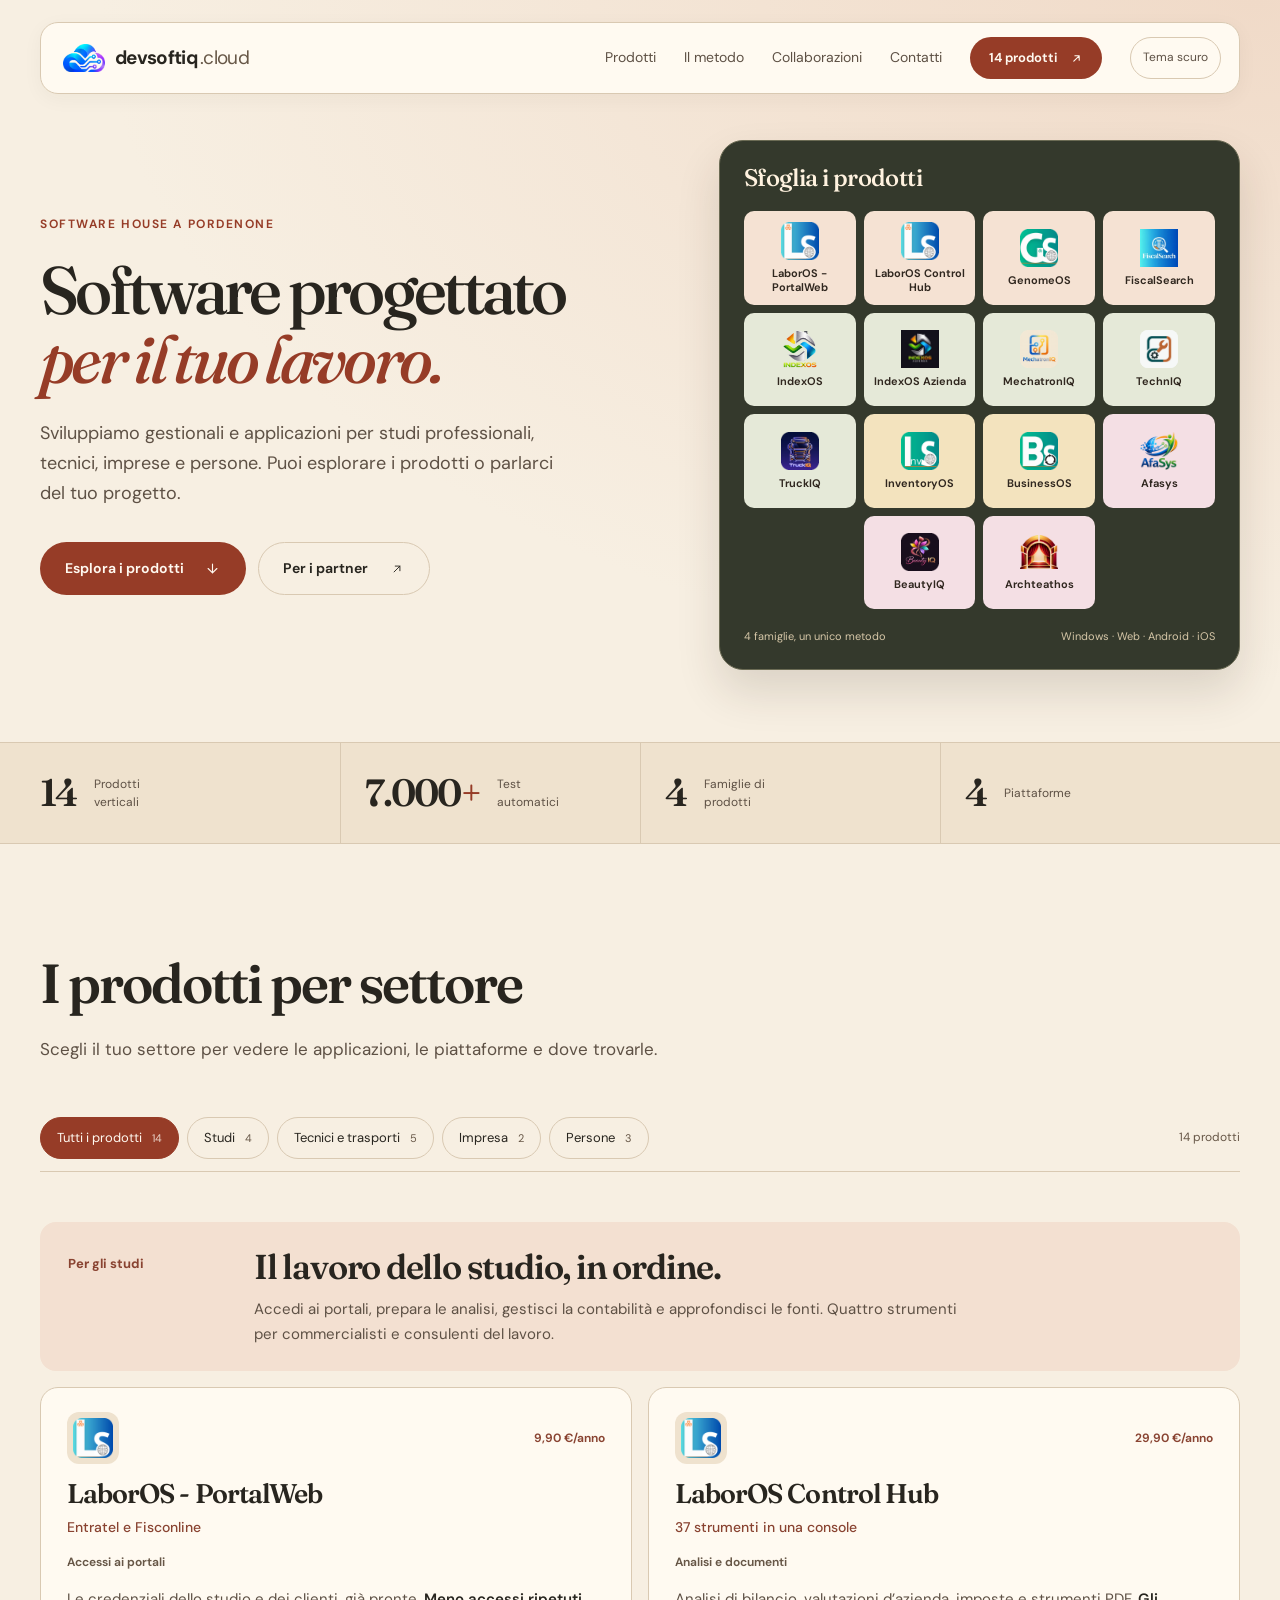
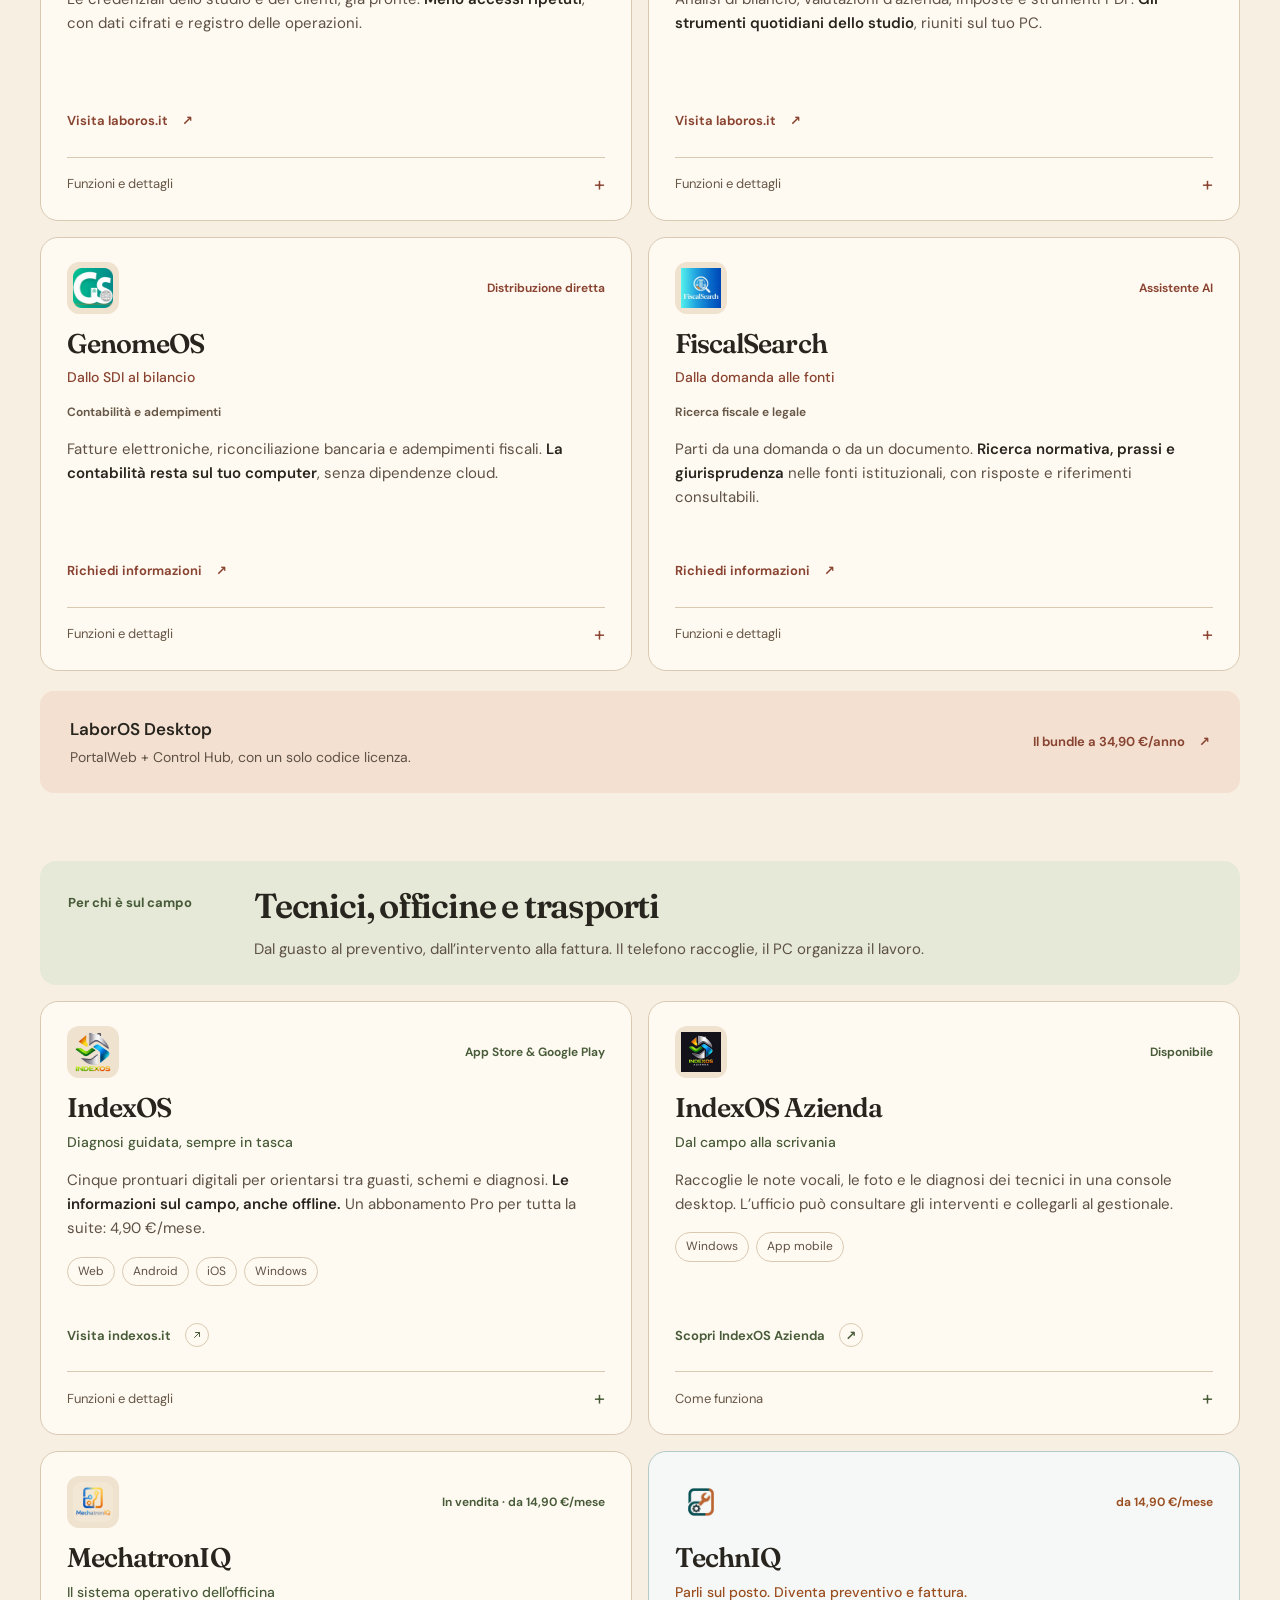
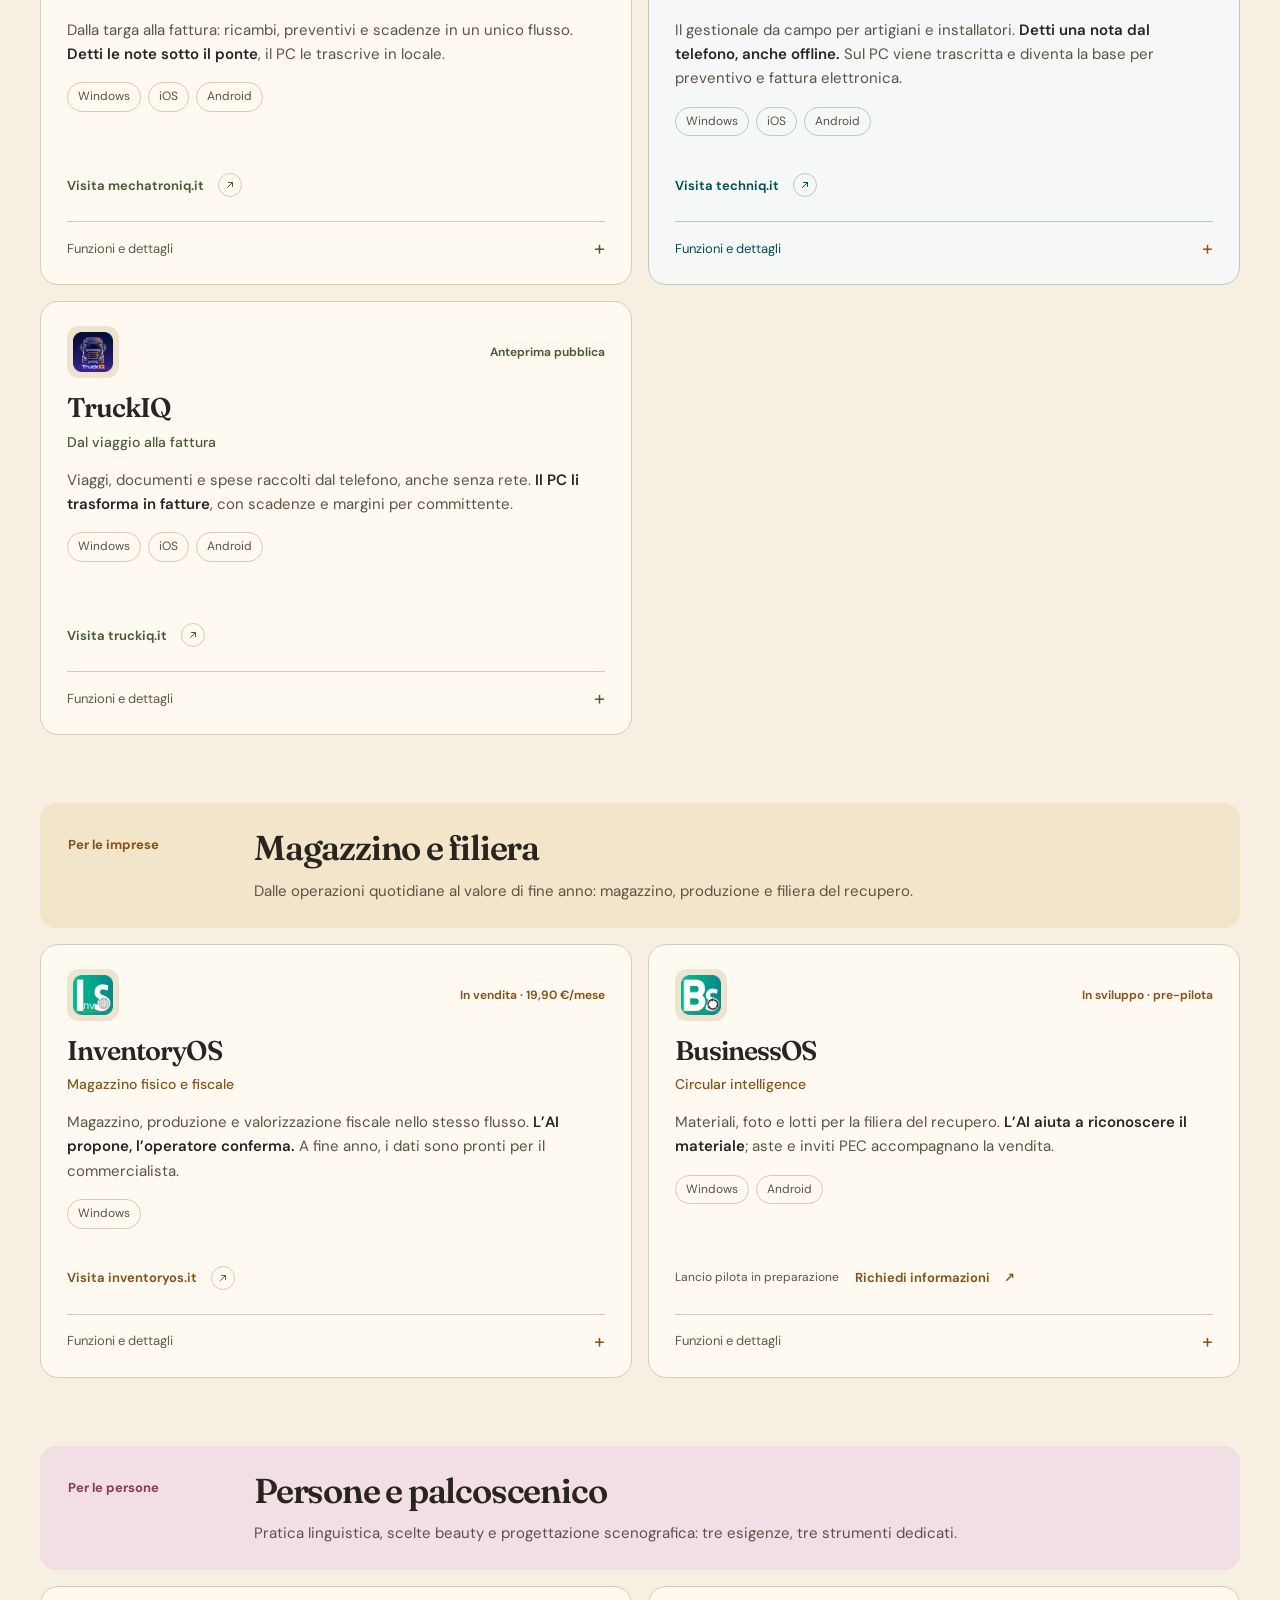
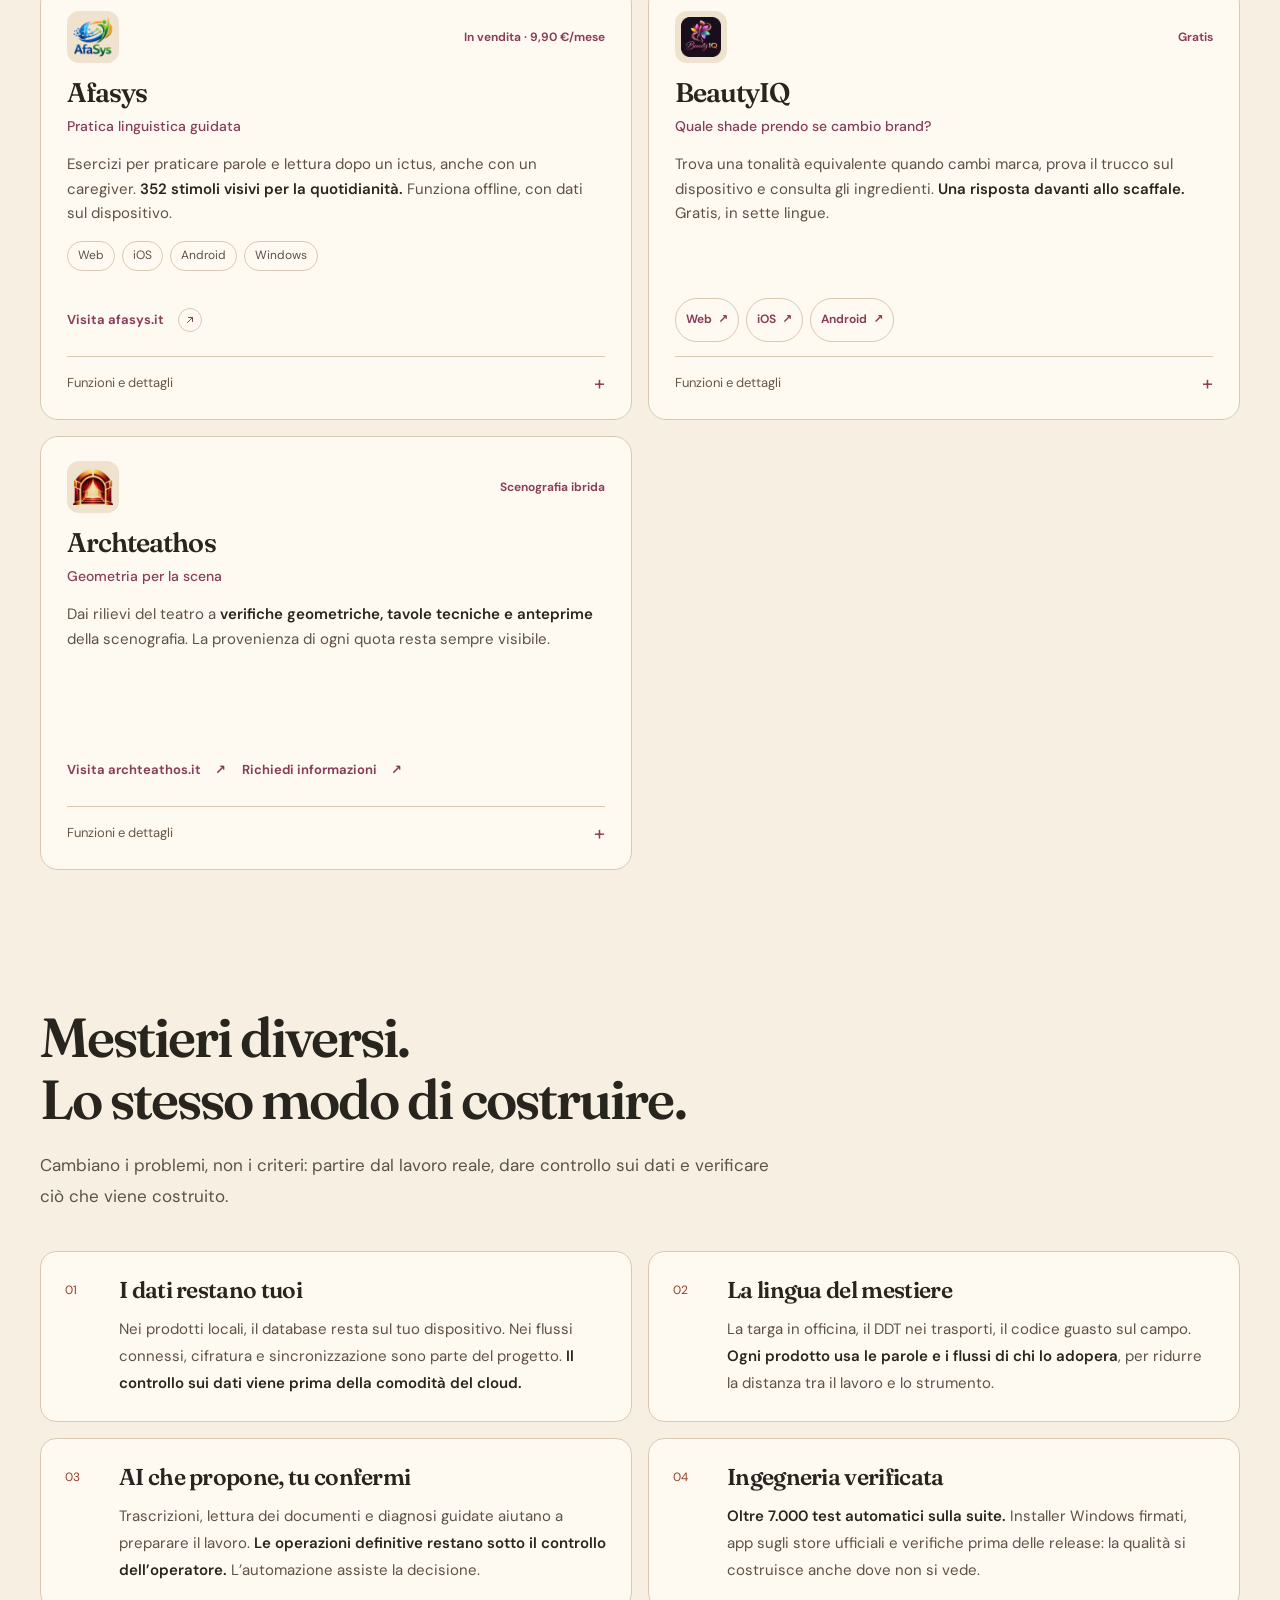
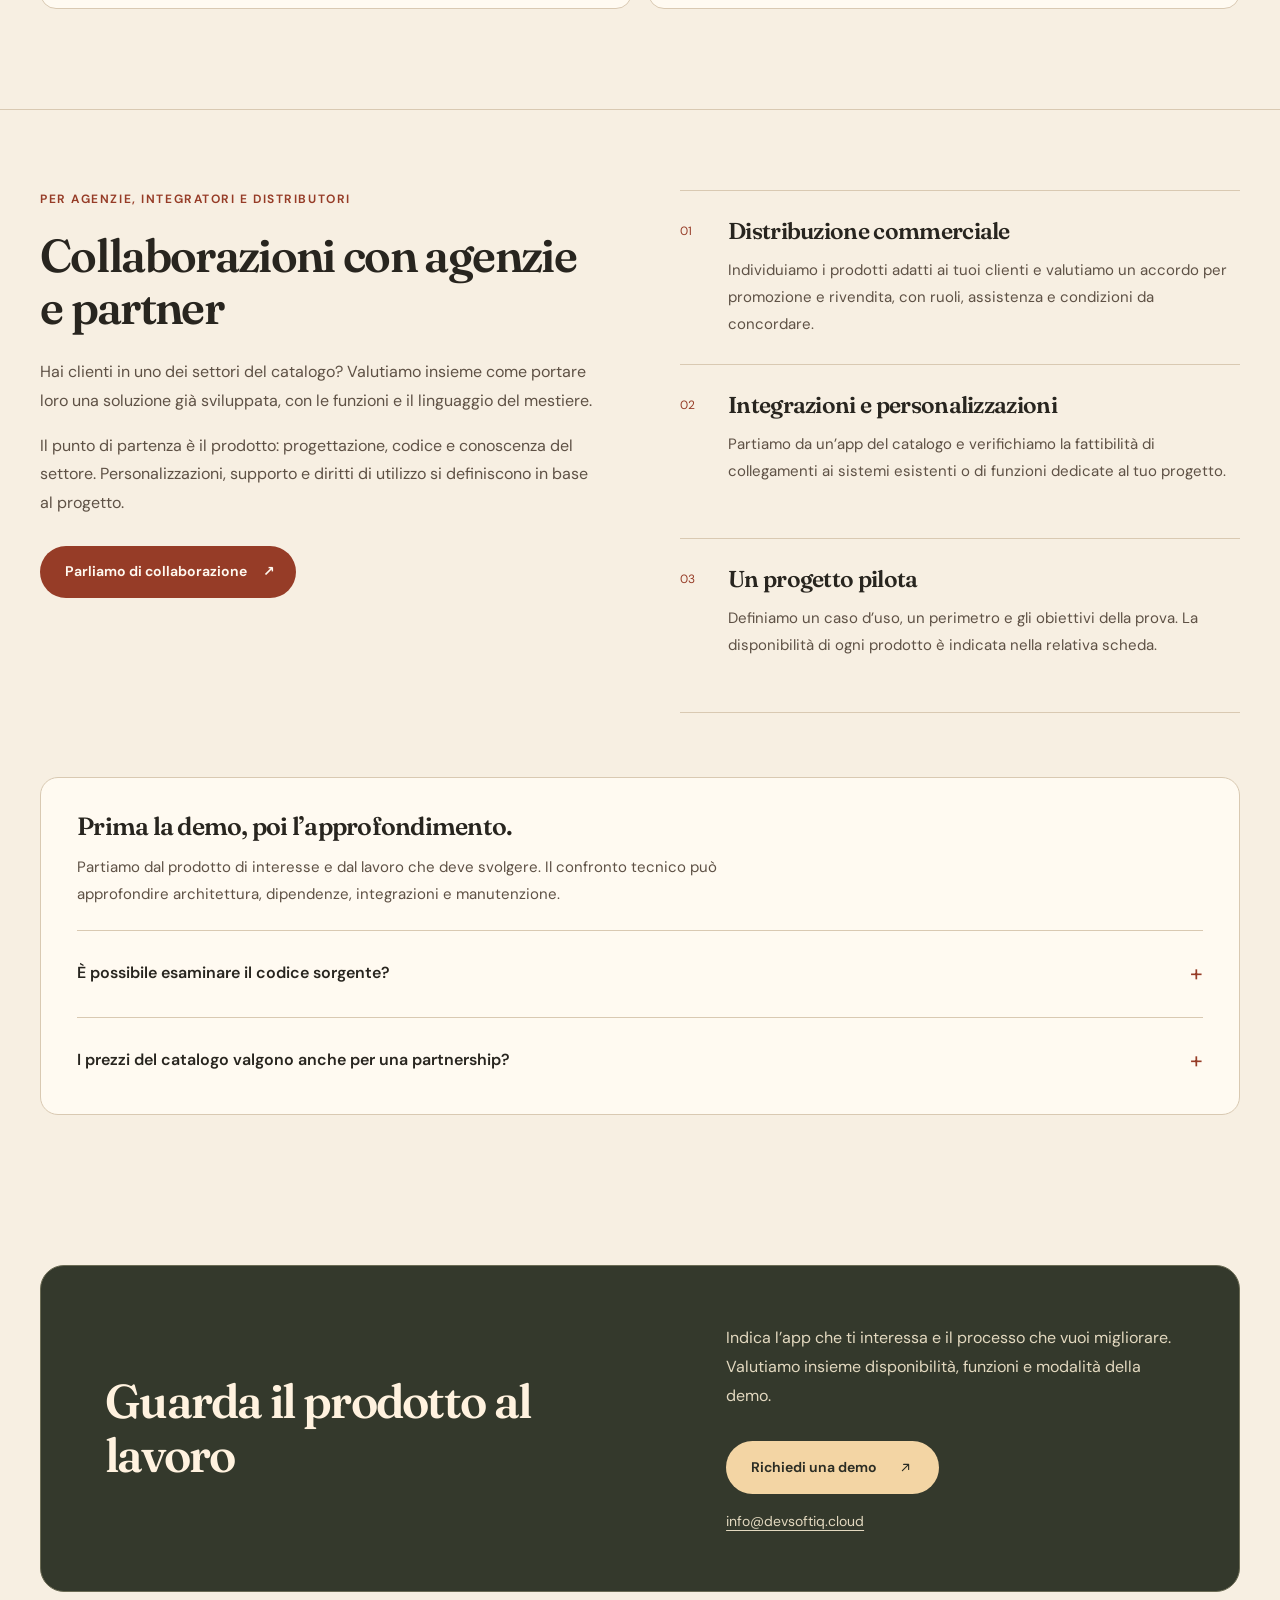
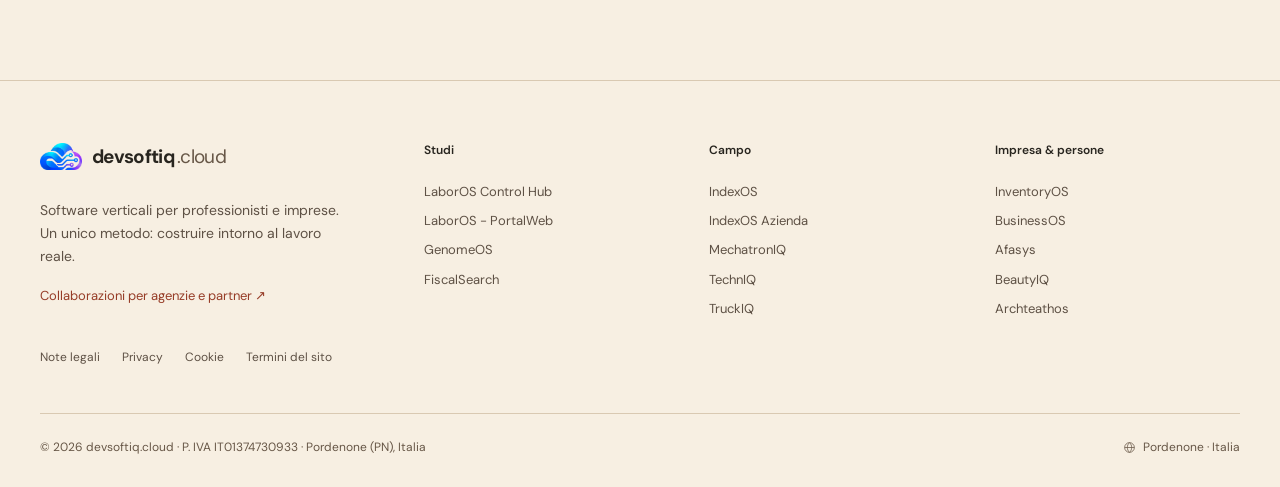
<file: index.html>
<!DOCTYPE html>
<html lang="it" data-theme="light" data-type="software"><head>
<meta charset="UTF-8">
<meta name="viewport" content="width=device-width, initial-scale=1.0">
<meta name="google-site-verification" content="TLxc3QLO754gzOvUYNpShrzuhxQud9WjMdTj3bF1WJw">
<title>Software per professionisti e imprese | devsoftiq.cloud</title>
<meta name="description" content="Software house a Pordenone: 14 soluzioni per studi professionali, tecnici e imprese. Scopri gestionali, contabilità e app con controllo sui tuoi dati.">
<meta name="robots" content="index, follow, max-image-preview:large">
<link rel="canonical" href="https://devsoftiq.cloud/">
<meta property="og:locale" content="it_IT">
<meta property="og:site_name" content="devsoftiq.cloud">
<meta property="og:type" content="website">
<meta property="og:url" content="https://devsoftiq.cloud/">
<meta property="og:title" content="Software per professionisti e imprese | devsoftiq.cloud">
<meta property="og:description" content="Software house a Pordenone: 14 soluzioni per studi professionali, tecnici e imprese. Scopri gestionali, contabilità e app con controllo sui tuoi dati.">
<meta property="og:image" content="https://devsoftiq.cloud/assets/og-devsoftiq.png">
<meta property="og:image:type" content="image/png">
<meta property="og:image:width" content="1200">
<meta property="og:image:height" content="630">
<meta property="og:image:alt" content="devsoftiq.cloud: software per professionisti e imprese">
<meta name="twitter:card" content="summary_large_image">
<meta name="twitter:title" content="Software per professionisti e imprese | devsoftiq.cloud">
<meta name="twitter:description" content="Software house a Pordenone: 14 soluzioni per studi professionali, tecnici e imprese. Scopri gestionali, contabilità e app con controllo sui tuoi dati.">
<meta name="twitter:image" content="https://devsoftiq.cloud/assets/og-devsoftiq.png">
<meta name="twitter:image:alt" content="devsoftiq.cloud: software per professionisti e imprese">
<link rel="icon" type="image/png" sizes="32x32" href="assets/favicon-32.png">
<link rel="icon" type="image/png" sizes="192x192" href="assets/favicon-192.png">
<link rel="apple-touch-icon" href="assets/favicon.png">
<meta name="theme-color" content="#f7efe2">
<link rel="preload" href="assets/fonts/fraunces.woff2" as="font" type="font/woff2" crossorigin>
<link rel="stylesheet" href="assets/site.css">
<script>try{document.documentElement.dataset.theme=localStorage.getItem('devsoftiq-theme')==='dark'?'dark':'light'}catch{}</script>
<script type="application/ld+json">
{
  "@context": "https://schema.org",
  "@graph": [
    {
      "@type": "Organization",
      "@id": "https://devsoftiq.cloud/#organization",
      "name": "devsoftiq.cloud",
      "url": "https://devsoftiq.cloud/",
      "description": "Software house indipendente a Pordenone: software verticali per studi professionali, tecnici, imprese e persone.",
      "logo": {
        "@type": "ImageObject",
        "url": "https://devsoftiq.cloud/assets/logo-mark.png",
        "width": 512,
        "height": 331
      },
      "email": "info@devsoftiq.cloud",
      "vatID": "IT01374730933",
      "address": {
        "@type": "PostalAddress",
        "addressLocality": "Pordenone",
        "addressRegion": "PN",
        "addressCountry": "IT"
      }
    },
    {
      "@type": "WebSite",
      "@id": "https://devsoftiq.cloud/#website",
      "url": "https://devsoftiq.cloud/",
      "name": "devsoftiq.cloud",
      "alternateName": "devsoftiq",
      "inLanguage": "it-IT",
      "publisher": {
        "@id": "https://devsoftiq.cloud/#organization"
      }
    },
    {
      "@type": "CollectionPage",
      "@id": "https://devsoftiq.cloud/#webpage",
      "url": "https://devsoftiq.cloud/",
      "name": "Software per professionisti e imprese | devsoftiq.cloud",
      "description": "Software house a Pordenone: 14 soluzioni per studi professionali, tecnici e imprese. Scopri gestionali, contabilità e app con controllo sui tuoi dati.",
      "inLanguage": "it-IT",
      "isPartOf": {
        "@id": "https://devsoftiq.cloud/#website"
      },
      "about": {
        "@id": "https://devsoftiq.cloud/#organization"
      },
      "primaryImageOfPage": {
        "@type": "ImageObject",
        "url": "https://devsoftiq.cloud/assets/og-devsoftiq.png",
        "width": 1200,
        "height": 630
      },
      "mainEntity": {
        "@id": "https://devsoftiq.cloud/#catalogo"
      }
    },
    {
      "@type": "ItemList",
      "@id": "https://devsoftiq.cloud/#catalogo",
      "name": "Catalogo software devsoftiq.cloud",
      "numberOfItems": 14,
      "itemListElement": [
        {
          "@type": "ListItem",
          "position": 1,
          "name": "LaborOS - PortalWeb",
          "description": "Entratel e Fisconline, pronti con le credenziali dello studio e dei clienti. Meno accessi ripetuti, con credenziali cifrate e registro delle operazioni.",
          "url": "https://devsoftiq.cloud/#portalweb",
          "image": "https://devsoftiq.cloud/assets/logos/portalweb.png"
        },
        {
          "@type": "ListItem",
          "position": 2,
          "name": "LaborOS Control Hub",
          "description": "Analisi di bilancio, valutazioni d’azienda, imposte e strumenti PDF. 37 strumenti per lo studio, riuniti in una console che lavora sul tuo PC.",
          "url": "https://devsoftiq.cloud/#controlhub",
          "image": "https://devsoftiq.cloud/assets/logos/controlhub.png"
        },
        {
          "@type": "ListItem",
          "position": 3,
          "name": "GenomeOS",
          "description": "Dalle fatture elettroniche al bilancio, con riconciliazione bancaria e adempimenti fiscali. La contabilità resta sul tuo computer, senza dipendenze cloud.",
          "url": "https://devsoftiq.cloud/#genomeos",
          "image": "https://devsoftiq.cloud/assets/logos/genomeos.png"
        },
        {
          "@type": "ListItem",
          "name": "FiscalSearch",
          "description": "Parti da una domanda o da un documento: ricerca normativa, prassi e giurisprudenza nelle fonti istituzionali, con risposte e riferimenti consultabili.",
          "url": "https://devsoftiq.cloud/#fiscalsearch",
          "image": "https://devsoftiq.cloud/assets/logos/fiscalsearch.webp",
          "position": 4
        },
        {
          "@type": "ListItem",
          "position": 5,
          "name": "IndexOS",
          "description": "Cinque prontuari digitali per orientarsi tra guasti, schemi e diagnosi. Le informazioni sul campo, anche offline. Un abbonamento Pro per tutta la suite: 4,90 €/mese.",
          "url": "https://devsoftiq.cloud/#indexos",
          "image": "https://devsoftiq.cloud/assets/logos/indexos.png"
        },
        {
          "@type": "ListItem",
          "position": 6,
          "name": "IndexOS Azienda",
          "description": "Console desktop per raccogliere note vocali, foto e diagnosi dei tecnici, con cronologia degli interventi e collegamento al gestionale.",
          "url": "https://devsoftiq.cloud/#indexos-azienda",
          "image": "https://devsoftiq.cloud/assets/logos/indexos-azienda.webp"
        },
        {
          "@type": "ListItem",
          "position": 7,
          "name": "MechatronIQ",
          "description": "Dalla targa alla fattura: ricambi, preventivi e scadenze in un unico flusso. Detti le note sotto il ponte, il PC le trascrive in locale.",
          "url": "https://devsoftiq.cloud/#mechatroniq",
          "image": "https://devsoftiq.cloud/assets/logos/mechatroniq.png"
        },
        {
          "@type": "ListItem",
          "position": 8,
          "name": "TechnIQ",
          "description": "Il gestionale da campo per artigiani e installatori. Detti una nota dal telefono, anche offline. Sul PC viene trascritta e diventa la base per preventivo e fattura elettronica.",
          "url": "https://devsoftiq.cloud/#techniq",
          "image": "https://devsoftiq.cloud/assets/logos/techniq.png"
        },
        {
          "@type": "ListItem",
          "position": 9,
          "name": "TruckIQ",
          "description": "Viaggi, documenti e spese raccolti dal telefono, anche senza rete. Il PC li trasforma in fatture, con scadenze e margini per committente.",
          "url": "https://devsoftiq.cloud/#truckiq",
          "image": "https://devsoftiq.cloud/assets/logos/truckiq.png"
        },
        {
          "@type": "ListItem",
          "position": 10,
          "name": "InventoryOS",
          "description": "Magazzino, produzione e valorizzazione fiscale nello stesso flusso. L’AI propone, l’operatore conferma. A fine anno, i dati sono pronti per il commercialista.",
          "url": "https://devsoftiq.cloud/#inventoryos",
          "image": "https://devsoftiq.cloud/assets/logos/inventoryos.png"
        },
        {
          "@type": "ListItem",
          "position": 11,
          "name": "BusinessOS",
          "description": "Materiali, foto e lotti per la filiera del recupero. L’AI aiuta a riconoscere il materiale; aste e inviti PEC accompagnano la vendita.",
          "url": "https://devsoftiq.cloud/#businessos",
          "image": "https://devsoftiq.cloud/assets/logos/businessos.png"
        },
        {
          "@type": "ListItem",
          "position": 12,
          "name": "Afasys",
          "description": "Esercizi per praticare parole e lettura dopo un ictus, anche con un caregiver. 352 stimoli visivi per la quotidianità. Funziona offline, con dati sul dispositivo.",
          "url": "https://devsoftiq.cloud/#afasys",
          "image": "https://devsoftiq.cloud/assets/logos/afasys.png"
        },
        {
          "@type": "ListItem",
          "position": 13,
          "name": "BeautyIQ",
          "description": "Trova una tonalità equivalente quando cambi marca, prova il trucco sul dispositivo e consulta gli ingredienti. Una risposta davanti allo scaffale. Gratis, in sette lingue.",
          "url": "https://devsoftiq.cloud/#beautyiq",
          "image": "https://devsoftiq.cloud/assets/logos/beautyiq.png"
        },
        {
          "@type": "ListItem",
          "position": 14,
          "name": "Archteathos",
          "description": "Dai rilievi del teatro a verifiche geometriche, tavole tecniche e anteprime della scenografia, con la provenienza di ogni quota sempre visibile.",
          "url": "https://archteathos.it/",
          "image": "https://devsoftiq.cloud/assets/logos/archteathos.png"
        }
      ]
    }
  ]
}
</script>
</head>
<body><a class="skip-link" href="#catalogo">Vai ai prodotti</a>

<!-- ======================= NAV ======================= -->
<nav class="nav" aria-label="Navigazione principale">
  <a class="brand" href="#top" aria-label="devsoftiq.cloud: torna su">
    <span class="mark" aria-hidden="true"><img src="assets/logo-mark.png" alt="" decoding="async" width="42" height="32"></span>
    devsoftiq<span class="tld">.cloud</span>
  </a>
  <div class="nav-links">
    <a href="#catalogo">Prodotti</a>
    <a href="#metodo">Il metodo</a>
    <a href="#partner">Collaborazioni</a>
    <a href="#contatti">Contatti</a>
  </div>
  <a class="nav-cta" href="#catalogo">14 prodotti
<svg width="13" height="13" viewBox="0 0 24 24" fill="none" aria-hidden="true"><path d="M7 17 L17 7 M9 7h8v8" stroke="currentColor" stroke-width="2" stroke-linecap="round" stroke-linejoin="round"></path></svg>
  </a>
  <button class="theme-toggle" type="button" aria-label="Attiva il tema chiaro">Tema scuro</button><button class="burger" aria-label="Apri il menu" aria-expanded="false" aria-controls="menu" type="button">
    <span></span><span></span>
  </button>
</nav>

<div class="menu" id="menu" aria-hidden="true" hidden="" role="dialog" aria-modal="true" aria-label="Menu di navigazione"><button type="button" class="menu-close">Chiudi menu</button>
  <a href="#catalogo">Prodotti</a>
  <a href="#metodo">Il metodo</a>
  <a href="#partner">Collaborazioni</a>
  <a href="#contatti">Contatti</a>
  <a href="#top">devsoftiq.cloud</a>
  <div class="m-foot">Pordenone · Italia</div>
</div>

<!-- ======================= HERO ======================= -->
<header class="hero" id="top">

  <div class="wrap hero-grid">
    <div>
      <span class="eyebrow reveal">Software house a Pordenone</span>
      <h1 class="reveal" style="--d:.08s">Software progettato<em>per il tuo lavoro.</em></h1>
      <p class="sub reveal" style="--d:.16s">Sviluppiamo gestionali e applicazioni per studi professionali, tecnici, imprese e persone. Puoi esplorare i prodotti o parlarci del tuo progetto.</p>
      <div class="hero-cta reveal" style="--d:.24s">
        <a class="btn btn-primary" href="#catalogo">
          Esplora i prodotti
          <span class="ic"><svg width="15" height="15" viewBox="0 0 24 24" fill="none" aria-hidden="true"><path d="M12 5v14M5 12l7 7 7-7" stroke="currentColor" stroke-width="1.8" stroke-linecap="round" stroke-linejoin="round"></path></svg></span>
        </a>
        <a class="btn btn-ghost" href="#partner">
          Per i partner
          <span class="ic"><svg width="14" height="14" viewBox="0 0 24 24" fill="none" aria-hidden="true"><path d="M7 17 L17 7 M9 7h8v8" stroke="currentColor" stroke-width="1.6" stroke-linecap="round" stroke-linejoin="round"></path></svg></span>
        </a>
      </div>
    </div>

    <div class="reveal hero-right" style="--d:.2s">

      <div class="panel">
        <div class="panel-core">
          <p class="panel-title">Sfoglia i prodotti</p>
          <div class="constellation" id="constellation" aria-label="Scorciatoie ai prodotti">
            <a class="tile" data-sector="studi" href="#portalweb" title="LaborOS - PortalWeb" aria-label="Scopri LaborOS - PortalWeb"><img src="assets/logos/portalweb.png" alt="" decoding="async" width="38" height="38"><span class="tile-label">LaborOS - PortalWeb</span></a>
            <a class="tile" data-sector="studi" href="#controlhub" title="LaborOS Control Hub" aria-label="Scopri LaborOS Control Hub"><img src="assets/logos/controlhub.png" alt="" decoding="async" width="38" height="38"><span class="tile-label">LaborOS Control Hub</span></a>
            <a class="tile" data-sector="studi" href="#genomeos" title="GenomeOS" aria-label="Scopri GenomeOS"><img src="assets/logos/genomeos.png" alt="" decoding="async" width="38" height="38"><span class="tile-label">GenomeOS</span></a>
            <a class="tile" data-sector="studi" href="#fiscalsearch" title="FiscalSearch" aria-label="Scopri FiscalSearch"><img src="assets/logos/fiscalsearch.webp" alt="" decoding="async" width="38" height="38"><span class="tile-label">FiscalSearch</span></a>
            <a class="tile" data-sector="campo" href="#indexos" title="IndexOS" aria-label="Scopri IndexOS"><img src="assets/logos/indexos.png" alt="" decoding="async" width="38" height="38"><span class="tile-label">IndexOS</span></a>
            <a class="tile" data-sector="campo" href="#indexos-azienda" title="IndexOS Azienda" aria-label="Scopri IndexOS Azienda"><img src="assets/logos/indexos-azienda.webp" alt="" width="38" height="38" decoding="async"><span class="tile-label">IndexOS Azienda</span></a>
            <a class="tile" data-sector="campo" href="#mechatroniq" title="MechatronIQ" aria-label="Scopri MechatronIQ"><img src="assets/logos/mechatroniq.png" alt="" decoding="async" width="38" height="38"><span class="tile-label">MechatronIQ</span></a>
            <a class="tile techniq-brand" data-sector="campo" href="#techniq" title="TechnIQ" aria-label="Scopri TechnIQ"><img src="assets/logos/techniq.png" alt="" decoding="async" width="38" height="38"><span class="tile-label">TechnIQ</span></a>
            <a class="tile" data-sector="campo" href="#truckiq" title="TruckIQ" aria-label="Scopri TruckIQ"><img src="assets/logos/truckiq.png" alt="" decoding="async" width="38" height="38"><span class="tile-label">TruckIQ</span></a>
            <a class="tile" data-sector="impresa" href="#inventoryos" title="InventoryOS" aria-label="Scopri InventoryOS"><img src="assets/logos/inventoryos.png" alt="" decoding="async" width="38" height="38"><span class="tile-label">InventoryOS</span></a>
            <a class="tile" data-sector="impresa" href="#businessos" title="BusinessOS" aria-label="Scopri BusinessOS"><img src="assets/logos/businessos.png" alt="" decoding="async" width="38" height="38"><span class="tile-label">BusinessOS</span></a>
            <a class="tile" data-sector="persone" href="#afasys" title="Afasys" aria-label="Scopri Afasys"><img src="assets/logos/afasys.png" alt="" decoding="async" width="38" height="38"><span class="tile-label">Afasys</span></a>
            <a class="tile" data-sector="persone" href="#beautyiq" title="BeautyIQ" aria-label="Scopri BeautyIQ"><img src="assets/logos/beautyiq.png" alt="" decoding="async" width="38" height="38"><span class="tile-label">BeautyIQ</span></a>
            <a class="tile" data-sector="persone" href="#archteathos" title="Archteathos" aria-label="Scopri Archteathos"><img src="assets/logos/archteathos.png" alt="" decoding="async" width="38" height="38"><span class="tile-label">Archteathos</span></a>
          </div>
          <div class="panel-cap"><span>4 famiglie, un unico metodo</span><span>Windows · Web · Android · iOS</span></div>
        </div>
      </div>
    </div>
  </div>
</header>

<!-- ======================= STATS ======================= -->
<section class="stats" aria-label="Cifre del catalogo">
  <div class="wrap stats-row">
    <div class="stat reveal">
      <div class="num"><span>14</span></div>
      <div class="lbl">Prodotti verticali</div>
    </div>
    <div class="stat reveal" style="--d:.08s">
      <div class="num"><span data-format="it">7.000</span><span class="sfx">+</span></div>
      <div class="lbl">Test automatici</div>
    </div>
    <div class="stat reveal" style="--d:.16s">
      <div class="num"><span>4</span></div>
      <div class="lbl">Famiglie di prodotti</div>
    </div>
    <div class="stat reveal" style="--d:.24s">
      <div class="num"><span>4</span></div>
      <div class="lbl">Piattaforme</div>
    </div>
  </div>
</section>

<!-- ======================= CATALOGO ======================= -->
<main>
<section class="catalogo" id="catalogo">
  <div class="wrap">
    <div class="sec-head">

      <h2 class="reveal" style="--d:.08s">I prodotti per settore</h2>
      <p class="reveal" style="--d:.16s">Scegli il tuo settore per vedere le applicazioni, le piattaforme e dove trovarle.</p>
    </div><div class="catalog-tools" role="group" aria-label="Filtra i prodotti per settore"><button type="button" class="sector-button" data-sector="all" aria-pressed="true" aria-controls="product-families">Tutti i prodotti <small>14</small></button><button type="button" class="sector-button" data-sector="studi" aria-pressed="false" aria-controls="product-families">Studi <small>4</small></button><button type="button" class="sector-button" data-sector="campo" aria-pressed="false" aria-controls="product-families">Tecnici e trasporti <small>5</small></button><button type="button" class="sector-button" data-sector="impresa" aria-pressed="false" aria-controls="product-families">Impresa <small>2</small></button><button type="button" class="sector-button" data-sector="persone" aria-pressed="false" aria-controls="product-families">Persone <small>3</small></button><span class="catalog-result" role="status" aria-live="polite">14 prodotti</span></div><div id="product-families"><div class="family" data-sector="studi" id="studi" aria-labelledby="studi-title">
      <div class="family-head">
        <div class="idx reveal">Per gli studi</div>
        <div>
          <h3 class="reveal" id="studi-title">Il lavoro dello studio, in ordine.</h3>
          <p class="reveal">Accedi ai portali, prepara le analisi, gestisci la contabilità e approfondisci le fonti. Quattro strumenti per commercialisti e consulenti del lavoro.</p>
        </div>
      </div>
      <div class="bento">
        <article class="shell reveal" id="portalweb" aria-labelledby="portalweb-name">
          <div class="core"><span id="laboros" class="anchor-alias" aria-hidden="true"></span>
            <div class="card-top"><div class="mono"><img src="assets/logos/portalweb.png" alt="" decoding="async" loading="lazy" width="40" height="40"></div><span class="chip">9,90 €/anno</span></div>
            <div><h4 class="card-name" id="portalweb-name">LaborOS - PortalWeb</h4><p class="card-tag">Entratel e Fisconline</p></div>
            <p class="studio-role">Accessi ai portali</p>
            <p class="card-desc">Le credenziali dello studio e dei clienti, già pronte. <strong>Meno accessi ripetuti</strong>, con dati cifrati e registro delle operazioni.</p>
            <div class="card-actions"><a class="card-link" href="https://www.laboros.it">Visita laboros.it <span aria-hidden="true">↗</span></a></div>
            <details class="product-details"><summary>Funzioni e dettagli</summary><p class="card-desc">Apre <strong>Entratel e Fisconline con le credenziali già compilate</strong>, per lo studio e per ogni cliente. Cifratura DPAPI di Windows, audit log degli accessi e news ufficiali in dashboard. App per Windows in un solo EXE.</p></details>
          </div>
        </article>
        <article class="shell reveal" id="controlhub" aria-labelledby="controlhub-name">
          <div class="core">
            <div class="card-top"><div class="mono"><img src="assets/logos/controlhub.png" alt="" decoding="async" loading="lazy" width="40" height="40"></div><span class="chip">29,90 €/anno</span></div>
            <div><h4 class="card-name" id="controlhub-name">LaborOS Control Hub</h4><p class="card-tag">37 strumenti in una console</p></div>
            <p class="studio-role">Analisi e documenti</p>
            <p class="card-desc">Analisi di bilancio, valutazioni d’azienda, imposte e strumenti PDF. <strong>Gli strumenti quotidiani dello studio</strong>, riuniti sul tuo PC.</p>
            <div class="card-actions"><a class="card-link" href="https://www.laboros.it">Visita laboros.it <span aria-hidden="true">↗</span></a></div>
            <details class="product-details"><summary>Funzioni e dettagli</summary><p class="card-desc">La cassetta degli attrezzi digitale dello studio: <strong>analisi di bilancio con Z-Score</strong>, valutazione d’azienda a 7 metodi, DCF, determinazione delle imposte, termini processuali, utility PDF e XML, ricerca nei documenti e news istituzionali. App per Windows con runtime portatile incluso.</p></details>
          </div>
        </article>
        <article class="shell reveal" id="genomeos" aria-labelledby="genomeos-name">
          <div class="core">
            <div class="card-top"><div class="mono"><img src="assets/logos/genomeos.png" alt="" decoding="async" loading="lazy" width="40" height="40"></div><span class="chip">Distribuzione diretta</span></div>
            <div><h4 class="card-name" id="genomeos-name">GenomeOS</h4><p class="card-tag">Dallo SDI al bilancio</p></div>
            <p class="studio-role">Contabilità e adempimenti</p>
            <p class="card-desc">Fatture elettroniche, riconciliazione bancaria e adempimenti fiscali. <strong>La contabilità resta sul tuo computer</strong>, senza dipendenze cloud.</p>
            <div class="card-actions"><a class="card-link" href="mailto:info@devsoftiq.cloud?subject=Informazioni%20su%20GenomeOS">Richiedi informazioni <span aria-hidden="true">↗</span></a></div>
            <details class="product-details"><summary>Funzioni e dettagli</summary><p class="card-desc">Acquisizione delle fatture elettroniche con <strong>classificatore cognitivo</strong>, F24 telematico, 770 e Certificazione Unica, tutti i regimi IVA, riconciliazione bancaria e bilancio XBRL. Partita doppia verificabile, su Windows.</p></details>
          </div>
        </article>
        <article class="shell reveal" id="fiscalsearch" aria-labelledby="fiscalsearch-name">
          <div class="core">
            <div class="card-top"><div class="mono"><img src="assets/logos/fiscalsearch.webp" alt="" decoding="async" loading="lazy" width="40" height="40"></div><span class="chip">Assistente AI</span></div>
            <div><h4 class="card-name" id="fiscalsearch-name">FiscalSearch</h4><p class="card-tag">Dalla domanda alle fonti</p></div>
            <p class="studio-role">Ricerca fiscale e legale</p>
            <p class="card-desc">Parti da una domanda o da un documento. <strong>Ricerca normativa, prassi e giurisprudenza</strong> nelle fonti istituzionali, con risposte e riferimenti consultabili.</p>
            <div class="card-actions"><a class="card-link" href="mailto:info@devsoftiq.cloud?subject=Informazioni%20su%20FiscalSearch">Richiedi informazioni <span aria-hidden="true">↗</span></a></div>
            <details class="product-details"><summary>Funzioni e dettagli</summary><p class="card-desc">Un unico spazio per <strong>ricerca e analisi dei documenti</strong>, richieste conservate, news e strumenti dello studio. L’agente ricerca le fonti italiane ed europee e collega i passaggi usati nella risposta. Fascicoli e documenti sono conservati localmente; ricerca e analisi AI usano servizi esterni. Fonti, limiti e dati mancanti restano espliciti.</p></details>
          </div>
        </article>
      </div>
      <div class="studio-bundle reveal"><div><strong>LaborOS Desktop</strong><p>PortalWeb + Control Hub, con un solo codice licenza.</p></div><a class="card-link" href="https://www.laboros.it">Il bundle a 34,90 €/anno <span aria-hidden="true">↗</span></a></div>
    </div><div class="family" data-sector="campo">
      <div class="family-head">
        <div class="idx reveal">Per chi è sul campo</div>
        <div>
          <h3 class="reveal" style="--d:.06s">Tecnici, officine e trasporti</h3>
          <p class="reveal" style="--d:.12s">Dal guasto al preventivo, dall’intervento alla fattura. Il telefono raccoglie, il PC organizza il lavoro.</p>
        </div>
      </div>
      <div class="bento">

        <article class="shell reveal" id="indexos">
          <div class="core">
            <div class="card-top">
              <div class="mono"><img src="assets/logos/indexos.png" alt="" decoding="async" loading="lazy" width="40" height="40"></div>
              <span class="chip">App Store &amp; Google Play</span>
            </div>
            <div>
              <h4 class="card-name">IndexOS</h4>
              <div class="card-tag">Diagnosi guidata, sempre in tasca</div>
            </div>
            <p class="card-desc">Cinque prontuari digitali per orientarsi tra guasti, schemi e diagnosi. <strong>Le informazioni sul campo, anche offline.</strong> Un abbonamento Pro per tutta la suite: 4,90 €/mese.</p>
            <div class="card-chips">
              <span class="p-chip">Web</span>
              <span class="p-chip">Android</span>
              <span class="p-chip">iOS</span>
              <span class="p-chip">Windows</span>
            </div>

            <div class="card-actions"><a class="card-link" href="https://www.indexos.it" target="_blank" rel="noopener" aria-label="Visita il sito di IndexOS (si apre in una nuova scheda)">Visita indexos.it<span class="ic"><svg width="12" height="12" viewBox="0 0 24 24" fill="none" aria-hidden="true"><path d="M7 17 L17 7 M9 7h8v8" stroke="currentColor" stroke-width="2" stroke-linecap="round" stroke-linejoin="round"></path></svg></span>
            </a></div>
            <details class="product-details">
              <summary>Funzioni e dettagli</summary>
              <p class="card-desc">La suite dei prontuari digitali per tecnici di campo: <strong>cinque app offline-first</strong> con alberi decisionali, 350+ codici guasto costruttore, 84 schemi elettrici SVG interattivi e assistente AI. Un solo abbonamento Pro le sblocca tutte, 4,90 €/mese.</p>
              <div class="card-chips"><span class="p-chip">IT / EN</span></div>
              <div class="apps">
                <div class="app"><span class="an">ElectraIQ</span><span class="av">Automazione industriale e fotovoltaico</span><span class="ac">154 codici</span></div>
                <div class="app"><span class="an">HorecaIQ</span><span class="av">Cucine professionali e refrigerazione</span><span class="ac">56 codici</span></div>
                <div class="app"><span class="an">HVACIQ</span><span class="av">Clima, caldaie e pompe di calore</span><span class="ac">87 codici</span></div>
                <div class="app"><span class="an">DataCIQ</span><span class="av">Datacenter, UPS e gruppi elettrogeni</span><span class="ac">115 codici</span></div>
                <div class="app"><span class="an">BASIQ</span><span class="av">Sicurezza e building automation</span><span class="ac">85 codici</span></div>
              </div>
            </details>
          </div>
        </article>

        <article class="shell reveal" id="indexos-azienda">
          <div class="core">
            <div class="card-top">
              <div class="mono"><img src="assets/logos/indexos-azienda.webp" alt="" width="40" height="40" decoding="async" loading="lazy"></div>
              <span class="chip">Disponibile</span>
            </div>
            <div><h4 class="card-name">IndexOS Azienda</h4><p class="card-tag">Dal campo alla scrivania</p></div>
            <p class="card-desc">Raccoglie le note vocali, le foto e le diagnosi dei tecnici in una console desktop. L’ufficio può consultare gli interventi e collegarli al gestionale.</p>
            <div class="card-chips"><span class="p-chip">Windows</span><span class="p-chip">App mobile</span></div>
            <div class="card-actions"><a class="card-link" href="https://www.indexos.it/#azienda">Scopri IndexOS Azienda <span class="ic" aria-hidden="true">↗</span></a></div>
            <details class="product-details"><summary>Come funziona</summary><p class="card-desc">Associa l’app del tecnico con un codice QR e consulta la cronologia di ogni intervento. La console offre scambio cifrato, esportazione e API per il gestionale.</p></details>
          </div>
        </article>

        <article class="shell reveal" id="mechatroniq">
          <div class="core">
            <div class="card-top">
              <div class="mono"><img src="assets/logos/mechatroniq.png" alt="" decoding="async" loading="lazy" width="40" height="40"></div>
              <span class="chip">In vendita · da 14,90 €/mese</span>
            </div>
            <div>
              <h4 class="card-name">MechatronIQ</h4>
              <div class="card-tag">Il sistema operativo dell'officina</div>
            </div><p class="card-desc">Dalla targa alla fattura: ricambi, preventivi e scadenze in un unico flusso. <strong>Detti le note sotto il ponte</strong>, il PC le trascrive in locale.</p>

            <div class="card-chips">
              <span class="p-chip">Windows</span>
              <span class="p-chip">iOS</span>
              <span class="p-chip">Android</span>
            </div>

          <div class="card-actions"><a class="card-link" href="https://www.mechatroniq.it" target="_blank" rel="noopener" aria-label="Visita il sito di MechatronIQ (si apre in una nuova scheda)">Visita mechatroniq.it<span class="ic"><svg width="12" height="12" viewBox="0 0 24 24" fill="none" aria-hidden="true"><path d="M7 17 L17 7 M9 7h8v8" stroke="currentColor" stroke-width="2" stroke-linecap="round" stroke-linejoin="round"></path></svg></span>
            </a></div><details class="product-details"><summary>Funzioni e dettagli</summary><p class="card-desc">Dalla prima targa alla fattura XML. <strong>Note vocali sotto il ponte trascritte in locale</strong>, catalogo ricambi con ricerca full-text, scadenze veicolo, preventivi e FatturaPA. App companion iOS e Android con OCR targa e outbox offline cifrato.</p></details></div>
        </article>

        <article class="shell reveal techniq-brand" id="techniq">
          <div class="core">
            <div class="card-top">
              <div class="mono"><img src="assets/logos/techniq.png" alt="" decoding="async" loading="lazy" width="40" height="40"></div>
              <span class="chip">da 14,90 €/mese</span>
            </div>
            <div>
              <h4 class="card-name">TechnIQ</h4>
              <div class="card-tag">Parli sul posto. Diventa preventivo e fattura.</div>
            </div><p class="card-desc">Il gestionale da campo per artigiani e installatori. <strong>Detti una nota dal telefono, anche offline.</strong> Sul PC viene trascritta e diventa la base per preventivo e fattura elettronica.</p>

            <div class="card-chips">
              <span class="p-chip">Windows</span>
              <span class="p-chip">iOS</span>
              <span class="p-chip">Android</span>
            </div>

          <div class="card-actions"><a class="card-link" href="https://www.techniq.it" target="_blank" rel="noopener" aria-label="Visita il sito di TechnIQ (si apre in una nuova scheda)">Visita techniq.it<span class="ic"><svg width="12" height="12" viewBox="0 0 24 24" fill="none" aria-hidden="true"><path d="M7 17 L17 7 M9 7h8v8" stroke="currentColor" stroke-width="2" stroke-linecap="round" stroke-linejoin="round"></path></svg></span>
            </a></div><details class="product-details"><summary>Funzioni e dettagli</summary><p class="card-desc">Colleghi iPhone o Android al PC Windows con il QR. Registri note e foto anche senza rete e le ritrovi sul PC appena torni online. Dal preventivo approvato generi il file FatturaPA per l’invio allo SdI. L’archivio resta sul PC e puoi importare le anagrafiche dai gestionali compatibili.</p><p class="card-desc"><a class="card-link" href="https://www.techniq.it/tutorial.html" target="_blank" rel="noopener" aria-label="Guida TechnIQ all’installazione e al collegamento (si apre in una nuova scheda)">Guida a installazione e collegamento <span aria-hidden="true">↗</span></a></p></details></div>
        </article>

        <article class="shell reveal" id="truckiq">
          <div class="core">
            <div class="card-top">
              <div class="mono"><img src="assets/logos/truckiq.png" alt="" decoding="async" loading="lazy" width="40" height="40"></div>
              <span class="chip">Anteprima pubblica</span>
            </div>
            <div>
              <h4 class="card-name">TruckIQ</h4>
              <div class="card-tag">Dal viaggio alla fattura</div>
            </div><p class="card-desc">Viaggi, documenti e spese raccolti dal telefono, anche senza rete. <strong>Il PC li trasforma in fatture</strong>, con scadenze e margini per committente.</p>

            <div class="card-chips">
              <span class="p-chip">Windows</span>
              <span class="p-chip">iOS</span>
              <span class="p-chip">Android</span>
            </div>

          <div class="card-actions"><a class="card-link" href="https://truckiq.it" target="_blank" rel="noopener" aria-label="Visita il sito di TruckIQ (si apre in una nuova scheda)">Visita truckiq.it<span class="ic"><svg width="12" height="12" viewBox="0 0 24 24" fill="none" aria-hidden="true"><path d="M7 17 L17 7 M9 7h8v8" stroke="currentColor" stroke-width="2" stroke-linecap="round" stroke-linejoin="round"></path></svg></span>
            </a></div><details class="product-details"><summary>Funzioni e dettagli</summary><p class="card-desc">Per padroncini e piccole flotte: il telefono registra viaggi, <strong>foto di DDT e CMR</strong> e spese anche senza rete; il PC prepara la FatturaPA con una riga per viaggio, scadenze mezzi e autisti, margini per committente.</p></details></div>
        </article>

      </div>
    </div><div class="family" data-sector="impresa">
      <div class="family-head">
        <div class="idx reveal">Per le imprese</div>
        <div>
          <h3 class="reveal" style="--d:.06s">Magazzino e filiera</h3>
          <p class="reveal" style="--d:.12s">Dalle operazioni quotidiane al valore di fine anno: magazzino, produzione e filiera del recupero.</p>
        </div>
      </div>
      <div class="bento">

        <article class="shell reveal" id="inventoryos">
          <div class="core">
            <div class="card-top">
              <div class="mono"><img src="assets/logos/inventoryos.png" alt="" decoding="async" loading="lazy" width="40" height="40"></div>
              <span class="chip">In vendita · 19,90 €/mese</span>
            </div>
            <div>
              <h4 class="card-name">InventoryOS</h4>
              <div class="card-tag">Magazzino fisico e fiscale</div>
            </div><p class="card-desc">Magazzino, produzione e valorizzazione fiscale nello stesso flusso. <strong>L’AI propone, l’operatore conferma.</strong> A fine anno, i dati sono pronti per il commercialista.</p>

            <div class="card-chips">
              <span class="p-chip">Windows</span>


            </div>

          <div class="card-actions"><a class="card-link" href="https://www.inventoryos.it" target="_blank" rel="noopener" aria-label="Visita il sito di InventoryOS (si apre in una nuova scheda)">Visita inventoryos.it<span class="ic"><svg width="12" height="12" viewBox="0 0 24 24" fill="none" aria-hidden="true"><path d="M7 17 L17 7 M9 7h8v8" stroke="currentColor" stroke-width="2" stroke-linecap="round" stroke-linejoin="round"></path></svg></span>
            </a></div><details class="product-details"><summary>Funzioni e dettagli</summary><p class="card-desc">Distinte multilivello, valorizzazione CMP/FIFO/LIFO, produzione e prelievi anti-oversell. L'<strong>AI on-premise legge i documenti ma non scrive mai</strong> nel database: propone, l'operatore conferma. A fine anno il Pacchetto Contabile Universale finisce dritto al commercialista.</p><div class="card-chips"><span class="p-chip">PostgreSQL incluso</span><span class="p-chip">Chiave offline opzionale</span></div></details></div>
        </article>

        <article class="shell reveal" id="businessos">
          <div class="core">
            <div class="card-top">
              <div class="mono"><img src="assets/logos/businessos.png" alt="" decoding="async" loading="lazy" width="40" height="40"></div>
              <span class="chip">In sviluppo · pre-pilota</span>
            </div>
            <div>
              <h4 class="card-name">BusinessOS</h4>
              <div class="card-tag">Circular intelligence</div>
            </div><p class="card-desc">Materiali, foto e lotti per la filiera del recupero. <strong>L’AI aiuta a riconoscere il materiale</strong>; aste e inviti PEC accompagnano la vendita.</p>

            <div class="card-chips">
              <span class="p-chip">Windows</span>
              <span class="p-chip">Android</span>

            </div>

          <div class="card-actions"><span class="card-nolink">
              <svg width="13" height="13" viewBox="0 0 24 24" fill="none" aria-hidden="true"><rect x="4" y="10" width="16" height="10" rx="2.5" stroke="currentColor" stroke-width="1.5"></rect><path d="M8 10V7a4 4 0 0 1 8 0v3" stroke="currentColor" stroke-width="1.5"></path></svg>
              Lancio pilota in preparazione
            </span><a class="card-link" href="mailto:info@devsoftiq.cloud?subject=Informazioni%20su%20BusinessOS">Richiedi informazioni <span aria-hidden="true">↗</span></a></div><details class="product-details"><summary>Funzioni e dettagli</summary><p class="card-desc">Il sistema operativo del recuperatore di rottami: dichiara il materiale, scatta le foto dal telefono, l'AI propone il riconoscimento e il grafo della filiera dice a chi proporre il lotto. <strong>Asta con inviti PEC e classifiche al netback</strong> per tonnellata.</p><div class="card-chips"><span class="p-chip">593 test</span></div></details></div>
        </article>

      </div>
    </div><div class="family" data-sector="persone">
      <div class="family-head">
        <div class="idx reveal">Per le persone</div>
        <div>
          <h3 class="reveal" style="--d:.06s">Persone e palcoscenico</h3>
          <p class="reveal" style="--d:.12s">Pratica linguistica, scelte beauty e progettazione scenografica: tre esigenze, tre strumenti dedicati.</p>
        </div>
      </div>
      <div class="bento">

        <article class="shell reveal" id="afasys">
          <div class="core">
            <div class="card-top">
              <div class="mono"><img src="assets/logos/afasys.png" alt="" decoding="async" loading="lazy" width="40" height="40"></div>
              <span class="chip">In vendita · 9,90 €/mese</span>
            </div>
            <div>
              <h4 class="card-name">Afasys</h4>
              <div class="card-tag">Pratica linguistica guidata</div>
            </div><p class="card-desc">Esercizi per praticare parole e lettura dopo un ictus, anche con un caregiver. <strong>352 stimoli visivi per la quotidianità.</strong> Funziona offline, con dati sul dispositivo.</p>


            <div class="card-chips">
              <span class="p-chip">Web</span>
              <span class="p-chip">iOS</span>
              <span class="p-chip">Android</span>
              <span class="p-chip">Windows</span>
            </div>

          <div class="card-actions"><a class="card-link" href="https://www.afasys.it" target="_blank" rel="noopener" aria-label="Visita il sito di Afasys (si apre in una nuova scheda)">Visita afasys.it<span class="ic"><svg width="12" height="12" viewBox="0 0 24 24" fill="none" aria-hidden="true"><path d="M7 17 L17 7 M9 7h8v8" stroke="currentColor" stroke-width="2" stroke-linecap="round" stroke-linejoin="round"></path></svg></span>
            </a></div><details class="product-details"><summary>Funzioni e dettagli</summary><p class="card-desc">Per chi riprende a parlare e leggere dopo un ictus, e per chi se ne prende cura. <strong>352 stimoli visivi su 15 campi</strong> della quotidianità, modalità caregiver con esercizi da casa, sintesi e riconoscimento vocale.</p><p class="card-desc">Funziona offline. Accessibilità dichiarata: WCAG 2.2 AA e layout tollerante a deficit del campo visivo. I dati restano solo sul dispositivo.</p></details></div>
        </article>

        <article class="shell reveal" id="beautyiq">
          <div class="core">
            <div class="card-top">
              <div class="mono"><img src="assets/logos/beautyiq.png" alt="" decoding="async" loading="lazy" width="40" height="40"></div>
              <span class="chip">Gratis</span>
            </div>
            <div>
              <h4 class="card-name">BeautyIQ</h4>
              <div class="card-tag">Quale shade prendo se cambio brand?</div>
            </div><p class="card-desc">Trova una tonalità equivalente quando cambi marca, prova il trucco sul dispositivo e consulta gli ingredienti. <strong>Una risposta davanti allo scaffale.</strong> Gratis, in sette lingue.</p>

            <div class="card-actions platform-links">
              <a class="p-chip" href="https://www.beautyiq.cloud/landing.html" aria-label="BeautyIQ sul Web">Web <span aria-hidden="true">↗</span></a>
              <a class="p-chip" href="https://apps.apple.com/it/app/beautyiq/id6781380109" aria-label="BeautyIQ per iOS sull’App Store">iOS <span aria-hidden="true">↗</span></a>
              <a class="p-chip" href="https://play.google.com/store/apps/details?id=beautyiq.cloud.app" aria-label="BeautyIQ per Android su Google Play">Android <span aria-hidden="true">↗</span></a>
            </div>
            <details class="product-details"><summary>Funzioni e dettagli</summary><p class="card-desc">L'assistente trucco che risponde in meno di 60 secondi, davanti allo scaffale: <strong>dupe engine con misura del colore CIEDE2000</strong> su 12.009 shade, prova virtuale completamente on-device, safety score sugli ingredienti. Prima la risposta, poi il link, se lo desideri. 98.827 equivalenti pubblicati, in 7 lingue.</p><div class="card-chips"><span class="p-chip">5.281 prodotti · 137 brand</span></div></details></div>
        </article>

        <article class="shell reveal" id="archteathos">
          <div class="core">
            <div class="card-top">
              <div class="mono"><img src="assets/logos/archteathos.png" alt="" decoding="async" loading="lazy" width="40" height="40"></div>
              <span class="chip">Scenografia ibrida</span>
            </div>
            <div>
              <h4 class="card-name">Archteathos</h4>
              <div class="card-tag">Geometria per la scena</div>
            </div><p class="card-desc">Dai rilievi del teatro a <strong>verifiche geometriche, tavole tecniche e anteprime</strong> della scenografia. La provenienza di ogni quota resta sempre visibile.</p>

            <div class="card-chips">


            </div>

          <div class="card-actions"><a class="card-link" href="https://archteathos.it/">Visita archteathos.it <span aria-hidden="true">↗</span></a><a class="card-link" href="mailto:info@archteathos.it?subject=Informazioni%20su%20Archteathos">Richiedi informazioni <span aria-hidden="true">↗</span></a></div><details class="product-details"><summary>Funzioni e dettagli</summary><p class="card-desc">Carica i documenti di un teatro (PDF, mail, foto o appunti) e ottieni <strong>verdetto di fattibilità onesto</strong>, tavola tecnica, planimetria quotata e fondale prospettico generato con AI a 3840×1920. Ogni quota dichiara la propria provenienza. Generazione del fondale e render dalla platea sono opzionali.</p><div class="card-chips"><span class="p-chip">Desktop · agente AI</span><span class="p-chip">Fisico + retroproiezione</span></div></details></div>
        </article>

      </div>
    </div></div>

    <!-- -------- FAMIGLIA 01 · STUDI -------- -->


    <!-- -------- FAMIGLIA 02 · TECNICI -------- -->


    <!-- -------- FAMIGLIA 03 · IMPRESA -------- -->


    <!-- -------- FAMIGLIA 04 · PERSONE -------- -->

  </div>
</section>

<!-- ======================= METODO ======================= -->
<section class="metodo" id="metodo">

  <div class="wrap">
    <div class="sec-head">

      <h2 class="reveal" style="--d:.08s">Mestieri diversi.<br>Lo stesso modo di costruire.</h2>
      <p class="reveal" style="--d:.16s">Cambiano i problemi, non i criteri: partire dal lavoro reale, dare controllo sui dati e verificare ciò che viene costruito.</p>
    </div>

    <div class="method-list">
      <div class="mrow reveal">
        <div class="mnum">01</div>
        <h3>I dati restano tuoi</h3>
        <p>Nei prodotti locali, il database resta sul tuo dispositivo. Nei flussi connessi, cifratura e sincronizzazione sono parte del progetto. <strong>Il controllo sui dati viene prima della comodità del cloud.</strong></p>

      </div>
      <div class="mrow reveal" style="--d:.06s">
        <div class="mnum">02</div>
        <h3>La lingua del mestiere</h3>
        <p>La targa in officina, il DDT nei trasporti, il codice guasto sul campo. <strong>Ogni prodotto usa le parole e i flussi di chi lo adopera</strong>, per ridurre la distanza tra il lavoro e lo strumento.</p>

      </div>
      <div class="mrow reveal" style="--d:.12s">
        <div class="mnum">03</div>
        <h3>AI che propone, tu confermi</h3>
        <p>Trascrizioni, lettura dei documenti e diagnosi guidate aiutano a preparare il lavoro. <strong>Le operazioni definitive restano sotto il controllo dell’operatore.</strong> L’automazione assiste la decisione.</p>

      </div>
      <div class="mrow reveal" style="--d:.18s">
        <div class="mnum">04</div>
        <h3>Ingegneria verificata</h3>
        <p><strong>Oltre 7.000 test automatici sulla suite.</strong> Installer Windows firmati, app sugli store ufficiali e verifiche prima delle release: la qualità si costruisce anche dove non si vede.</p>

      </div>
    </div>
  </div>
</section>

<!-- ======================= COLLABORAZIONI ======================= -->
<section class="partnership" id="partner" aria-labelledby="partner-title">
  <div class="wrap">
    <div class="partner-layout">
      <div class="partner-intro">
        <span class="eyebrow reveal">Per agenzie, integratori e distributori</span>
        <h2 class="reveal" id="partner-title">Collaborazioni con agenzie e partner</h2>
        <p class="reveal">Hai clienti in uno dei settori del catalogo? Valutiamo insieme come portare loro una soluzione già sviluppata, con le funzioni e il linguaggio del mestiere.</p>
        <p class="reveal">Il punto di partenza è il prodotto: progettazione, codice e conoscenza del settore. Personalizzazioni, supporto e diritti di utilizzo si definiscono in base al progetto.</p>
        <a class="btn btn-primary reveal" href="mailto:info@devsoftiq.cloud?subject=Proposta%20di%20collaborazione&amp;body=Buongiorno%2C%0D%0A%0D%0Asono%20interessato%20a%20valutare%20una%20collaborazione.%0D%0AAzienda%3A%20%0D%0AProdotto%20di%20interesse%3A%20%0D%0ASettore%20e%20obiettivo%3A%20%0D%0A">Parliamo di collaborazione <span aria-hidden="true">↗</span></a>
      </div>
      <ol class="partner-paths" aria-label="Possibili percorsi di collaborazione">
        <li class="reveal">
          <span class="partner-number" aria-hidden="true">01</span>
          <div><h3>Distribuzione commerciale</h3><p>Individuiamo i prodotti adatti ai tuoi clienti e valutiamo un accordo per promozione e rivendita, con ruoli, assistenza e condizioni da concordare.</p></div>
        </li>
        <li class="reveal">
          <span class="partner-number" aria-hidden="true">02</span>
          <div><h3>Integrazioni e personalizzazioni</h3><p>Partiamo da un’app del catalogo e verifichiamo la fattibilità di collegamenti ai sistemi esistenti o di funzioni dedicate al tuo progetto.</p></div>
        </li>
        <li class="reveal">
          <span class="partner-number" aria-hidden="true">03</span>
          <div><h3>Un progetto pilota</h3><p>Definiamo un caso d’uso, un perimetro e gli obiettivi della prova. La disponibilità di ogni prodotto è indicata nella relativa scheda.</p></div>
        </li>
      </ol>
    </div>
    <div class="partner-evaluation reveal">
      <h3>Prima la demo, poi l’approfondimento.</h3>
      <p>Partiamo dal prodotto di interesse e dal lavoro che deve svolgere. Il confronto tecnico può approfondire architettura, dipendenze, integrazioni e manutenzione.</p>
      <details class="partner-faq">
        <summary>È possibile esaminare il codice sorgente?</summary>
        <p>In presenza di un interesse concreto, possiamo concordare una revisione tecnica dei sorgenti, preceduta da un accordo di riservatezza e con finalità, persone autorizzate e perimetro di accesso definiti. L’eventuale consegna dei sorgenti e i diritti di sfruttamento economico richiedono un accordo specifico.</p>
      </details>
      <details class="partner-faq">
        <summary>I prezzi del catalogo valgono anche per una partnership?</summary>
        <p>I prezzi indicati nelle schede si riferiscono alle licenze per l’utilizzatore finale, secondo le condizioni del singolo prodotto. Distribuzione, personalizzazioni ed eventuale esclusiva richiedono una proposta dedicata. La cessione dei diritti sul software è oggetto di una valutazione distinta.</p>
      </details>
    </div>
  </div>
</section>

<!-- ======================= CTA ======================= -->
<section class="cta" id="contatti">

  <div class="wrap cta-inner">

    <h2 class="reveal" style="--d:.08s">Guarda il prodotto al lavoro</h2>
    <p class="reveal" style="--d:.16s">Indica l’app che ti interessa e il processo che vuoi migliorare. Valutiamo insieme disponibilità, funzioni e modalità della demo.</p>
    <div class="reveal" style="--d:.24s">
      <a class="btn btn-primary" href="mailto:info@devsoftiq.cloud?subject=Richiesta%20demo&amp;body=Buongiorno%2C%0D%0A%0D%0Avorrei%20approfondire%20il%20seguente%20prodotto%3A%20%0D%0AIl%20mio%20settore%3A%20%0D%0AIl%20processo%20che%20vorrei%20migliorare%3A%20%0D%0A">
        Richiedi una demo
        <span class="ic"><svg width="15" height="15" viewBox="0 0 24 24" fill="none" aria-hidden="true"><path d="M7 17 L17 7 M9 7h8v8" stroke="currentColor" stroke-width="1.8" stroke-linecap="round" stroke-linejoin="round"></path></svg></span>
      </a>
      <a class="contact-email" href="mailto:info@devsoftiq.cloud">info@devsoftiq.cloud</a>
    </div>
  </div>
</section>
</main>

<!-- ======================= FOOTER ======================= -->
<footer>
  <div class="wrap">
    <div class="foot-grid">
      <div class="foot-brand">
        <a class="brand" href="#top">
          <span class="mark" aria-hidden="true"><img src="assets/logo-mark.png" alt="" decoding="async" loading="lazy" width="42" height="32"></span>
          devsoftiq<span class="tld">.cloud</span>
        </a>
        <p>Software verticali per professionisti e imprese. Un unico metodo: costruire intorno al lavoro reale.</p>
        <a class="partner-footer-link" href="#partner">Collaborazioni per agenzie e partner <span aria-hidden="true">↗</span></a>
      </div>
      <div class="foot-col">
        <div class="t">Studi</div>

        <a href="https://www.laboros.it" target="_blank" rel="noopener">LaborOS Control Hub</a>
        <a href="https://www.laboros.it" target="_blank" rel="noopener">LaborOS - PortalWeb</a>
        <a href="#genomeos">GenomeOS</a>
        <a href="#fiscalsearch">FiscalSearch</a>
      </div>
      <div class="foot-col">
        <div class="t">Campo</div>
        <a href="https://www.indexos.it" target="_blank" rel="noopener">IndexOS</a>
        <a href="https://www.indexos.it/#azienda">IndexOS Azienda</a>
        <a href="https://www.mechatroniq.it" target="_blank" rel="noopener">MechatronIQ</a>
        <a href="https://www.techniq.it" target="_blank" rel="noopener">TechnIQ</a>
        <a href="https://truckiq.it" target="_blank" rel="noopener">TruckIQ</a>
      </div>
      <div class="foot-col">
        <div class="t">Impresa &amp; persone</div>
        <a href="https://www.inventoryos.it" target="_blank" rel="noopener">InventoryOS</a>
        <a href="#businessos">BusinessOS</a>
        <a href="https://www.afasys.it" target="_blank" rel="noopener">Afasys</a>
        <a href="https://www.beautyiq.cloud" target="_blank" rel="noopener">BeautyIQ</a>
        <a href="https://archteathos.it/">Archteathos</a>
      </div>
    </div>
    <nav class="legal-links" aria-label="Informazioni legali"><a href="note-legali.html">Note legali</a><a href="privacy.html">Privacy</a><a href="cookie.html">Cookie</a><a href="termini.html">Termini del sito</a></nav>
    <div class="foot-bottom">
      <span>© 2026 devsoftiq.cloud · P. IVA IT01374730933 · Pordenone (PN), Italia</span>
      <span class="made">
        <svg width="13" height="13" viewBox="0 0 24 24" fill="none" aria-hidden="true"><circle cx="12" cy="12" r="9" stroke="currentColor" stroke-width="1.4"></circle><path d="M3 12h18M12 3c2.8 2.6 4 5.6 4 9s-1.2 6.4-4 9c-2.8-2.6-4-5.6-4-9s1.2-6.4 4-9z" stroke="currentColor" stroke-width="1.4"></path></svg>
        Pordenone · Italia
      </span>
    </div>
  </div>
</footer>




<script src="assets/site.js" defer=""></script></body></html>
</file>
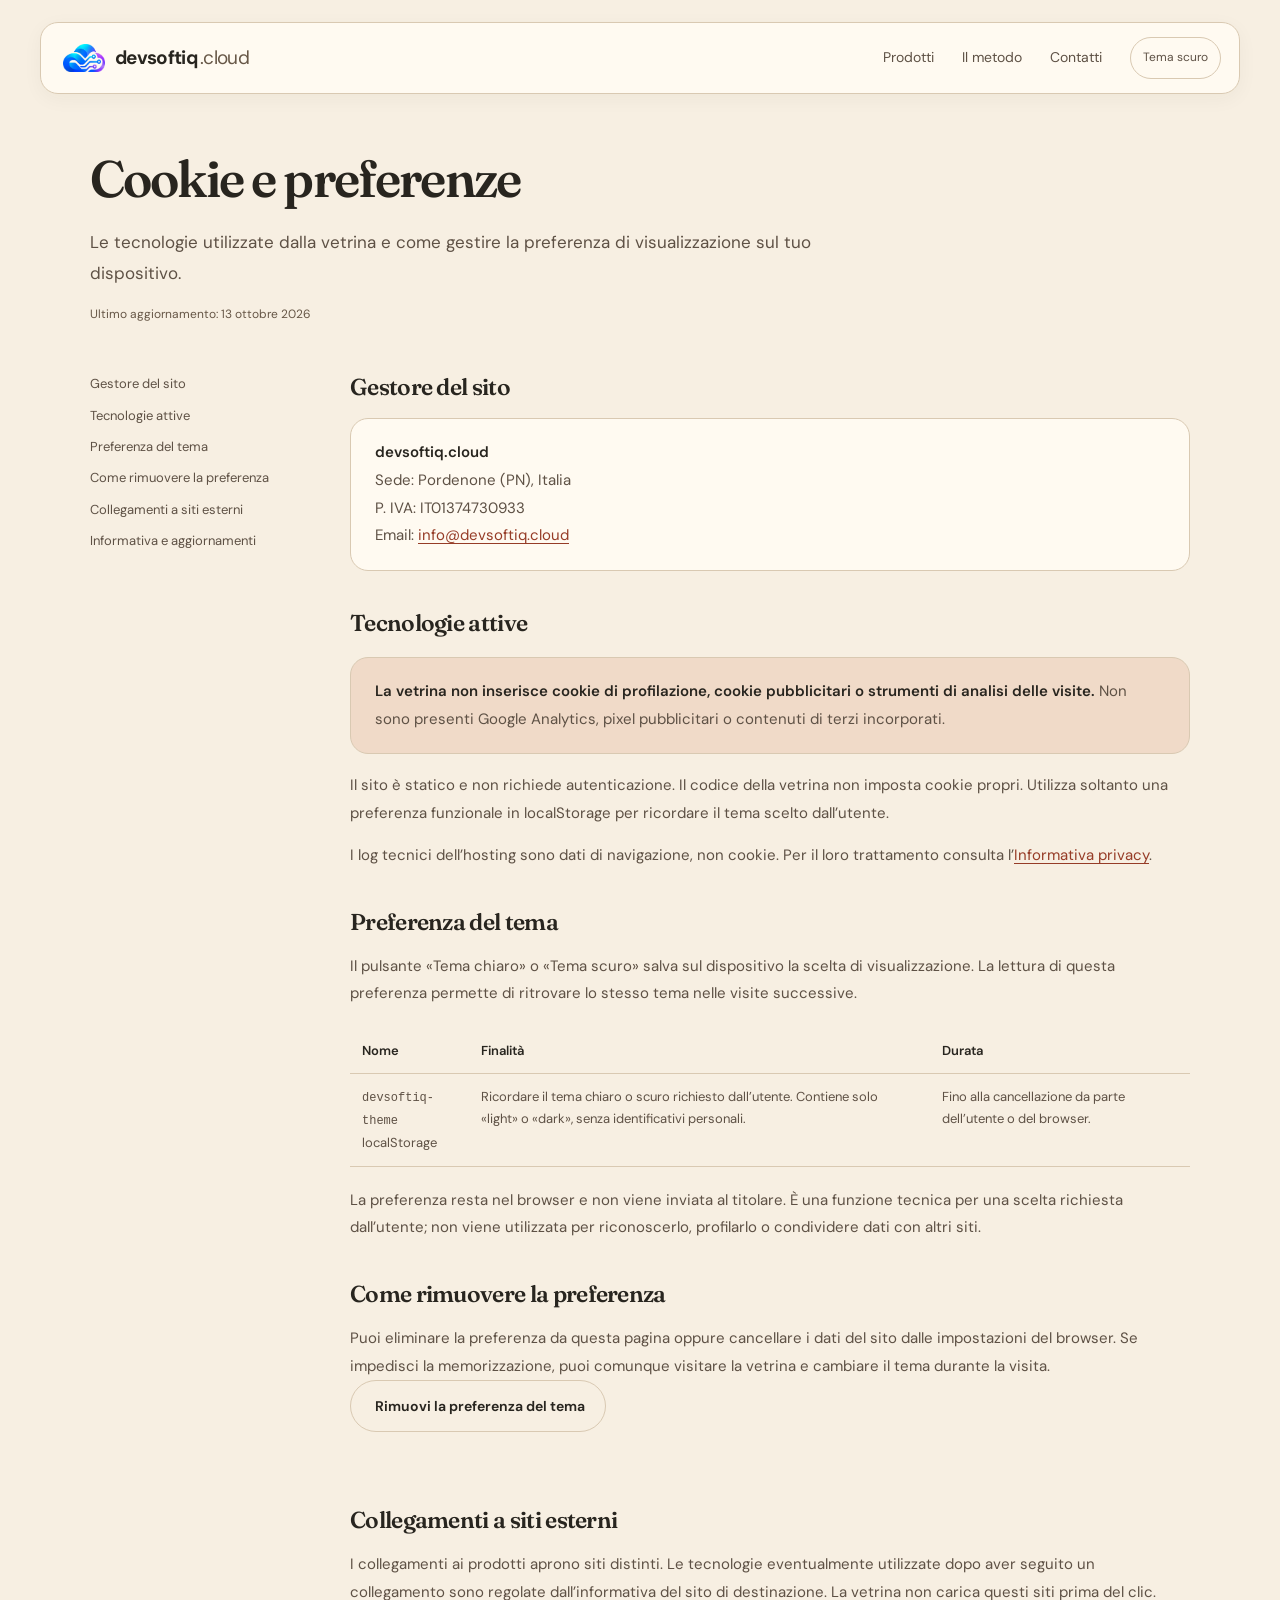
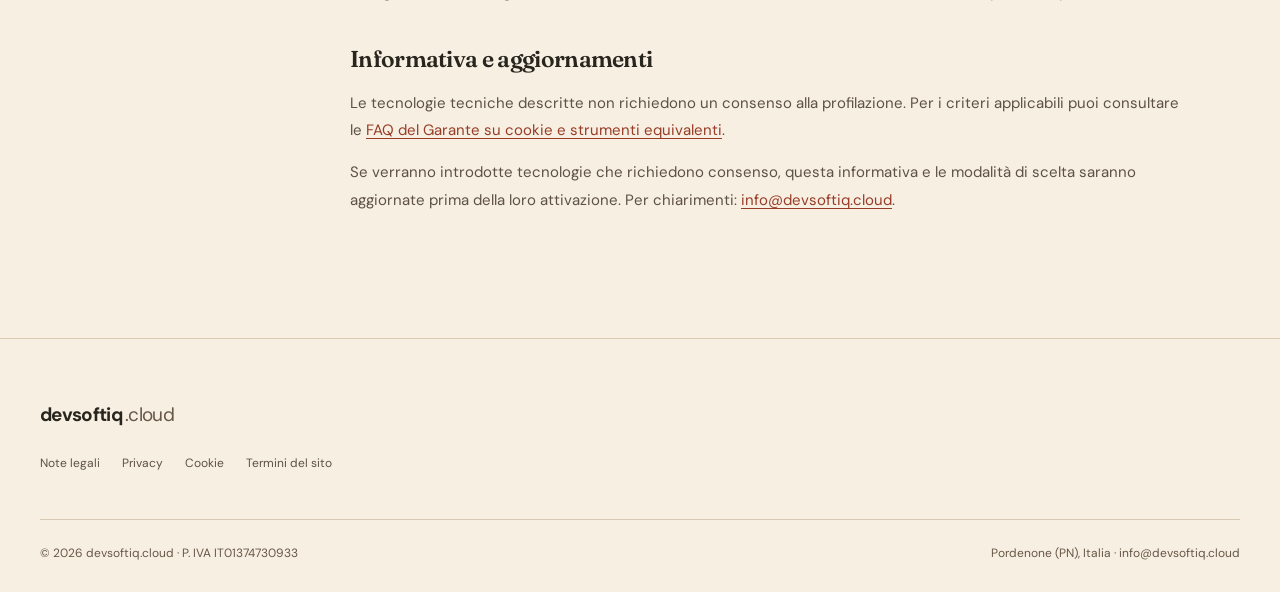
<file: cookie.html>
<!DOCTYPE html>
<html lang="it" data-theme="light"><head><meta charset="UTF-8"><meta name="viewport" content="width=device-width, initial-scale=1"><meta name="theme-color" content="#f7efe2"><meta name="description" content="Le tecnologie utilizzate dalla vetrina e come gestire la preferenza di visualizzazione sul tuo dispositivo."><title>Cookie e preferenze | devsoftiq.cloud</title><link rel="icon" type="image/png" href="assets/favicon-32.png"><link rel="canonical" href="https://devsoftiq.cloud/cookie.html"><link rel="stylesheet" href="assets/site.css"><script>try{document.documentElement.dataset.theme=localStorage.getItem("devsoftiq-theme")==="dark"?"dark":"light"}catch{}</script></head><body class="legal-page"><a class="skip-link" href="#contenuto">Vai al contenuto</a><nav class="nav" aria-label="Navigazione principale"><a class="brand" href="/" aria-label="devsoftiq.cloud: pagina principale"><span class="mark" aria-hidden="true"><img src="assets/logo-mark.png" alt="" width="42" height="32"></span>devsoftiq<span class="tld">.cloud</span></a><div class="nav-links"><a href="/#catalogo">Prodotti</a><a href="/#metodo">Il metodo</a><a href="/#contatti">Contatti</a></div><button class="theme-toggle" type="button">Tema scuro</button><button class="burger" type="button" aria-label="Apri il menu" aria-expanded="false" aria-controls="menu"><span></span><span></span></button></nav><div class="menu" id="menu" role="dialog" aria-modal="true" aria-label="Menu di navigazione" aria-hidden="true" hidden><button class="menu-close" type="button">Chiudi menu</button><a href="/#catalogo">Prodotti</a><a href="/#metodo">Il metodo</a><a href="/#contatti">Contatti</a><a href="/">devsoftiq.cloud</a><div class="m-foot">Pordenone · Italia</div></div><main class="wrap legal-main" id="contenuto"><header class="legal-header"><h1>Cookie e preferenze</h1><p>Le tecnologie utilizzate dalla vetrina e come gestire la preferenza di visualizzazione sul tuo dispositivo.</p><p class="legal-updated">Ultimo aggiornamento: 13 ottobre 2026</p></header><div class="legal-layout"><nav class="legal-toc" aria-label="Indice della pagina"><a href="#gestore">Gestore del sito</a><a href="#uso">Tecnologie attive</a><a href="#preferenza">Preferenza del tema</a><a href="#gestione">Come rimuovere la preferenza</a><a href="#esterni">Collegamenti a siti esterni</a><a href="#aggiornamenti">Informativa e aggiornamenti</a></nav><article class="legal-prose"><section id="gestore"><h2>Gestore del sito</h2><address><strong>devsoftiq.cloud</strong><br>Sede: Pordenone (PN), Italia<br>P. IVA: IT01374730933<br>Email: <a href="mailto:info@devsoftiq.cloud">info@devsoftiq.cloud</a></address></section>
<section id="uso"><h2>Tecnologie attive</h2><div class="legal-callout"><p><strong>La vetrina non inserisce cookie di profilazione, cookie pubblicitari o strumenti di analisi delle visite.</strong> Non sono presenti Google Analytics, pixel pubblicitari o contenuti di terzi incorporati.</p></div><p>Il sito è statico e non richiede autenticazione. Il codice della vetrina non imposta cookie propri. Utilizza soltanto una preferenza funzionale in localStorage per ricordare il tema scelto dall’utente.</p><p>I log tecnici dell’hosting sono dati di navigazione, non cookie. Per il loro trattamento consulta l’<a href="privacy.html">Informativa privacy</a>.</p></section>
<section id="preferenza"><h2>Preferenza del tema</h2><p>Il pulsante «Tema chiaro» o «Tema scuro» salva sul dispositivo la scelta di visualizzazione. La lettura di questa preferenza permette di ritrovare lo stesso tema nelle visite successive.</p><div class="legal-table-wrap"><table><thead><tr><th scope="col">Nome</th><th scope="col">Finalità</th><th scope="col">Durata</th></tr></thead><tbody><tr><td><code>devsoftiq-theme</code><br>localStorage</td><td>Ricordare il tema chiaro o scuro richiesto dall’utente. Contiene solo «light» o «dark», senza identificativi personali.</td><td>Fino alla cancellazione da parte dell’utente o del browser.</td></tr></tbody></table></div><p>La preferenza resta nel browser e non viene inviata al titolare. È una funzione tecnica per una scelta richiesta dall’utente; non viene utilizzata per riconoscerlo, profilarlo o condividere dati con altri siti.</p></section>
<section id="gestione"><h2>Come rimuovere la preferenza</h2><p>Puoi eliminare la preferenza da questa pagina oppure cancellare i dati del sito dalle impostazioni del browser. Se impedisci la memorizzazione, puoi comunque visitare la vetrina e cambiare il tema durante la visita.</p><button class="btn btn-ghost" type="button" data-reset-preference>Rimuovi la preferenza del tema</button><p class="preference-status" role="status" aria-live="polite"></p><noscript><p>Per utilizzare il pulsante attiva JavaScript oppure rimuovi i dati del sito dalle impostazioni del browser.</p></noscript></section>
<section id="esterni"><h2>Collegamenti a siti esterni</h2><p>I collegamenti ai prodotti aprono siti distinti. Le tecnologie eventualmente utilizzate dopo aver seguito un collegamento sono regolate dall’informativa del sito di destinazione. La vetrina non carica questi siti prima del clic.</p></section>
<section id="aggiornamenti"><h2>Informativa e aggiornamenti</h2><p>Le tecnologie tecniche descritte non richiedono un consenso alla profilazione. Per i criteri applicabili puoi consultare le <a href="https://www.garanteprivacy.it/faq/Cookie" target="_blank" rel="noopener noreferrer">FAQ del Garante su cookie e strumenti equivalenti</a>.</p><p>Se verranno introdotte tecnologie che richiedono consenso, questa informativa e le modalità di scelta saranno aggiornate prima della loro attivazione. Per chiarimenti: <a href="mailto:info@devsoftiq.cloud">info@devsoftiq.cloud</a>.</p></section></article></div></main><footer><div class="wrap"><a class="brand" href="/">devsoftiq<span class="tld">.cloud</span></a><nav class="legal-links" aria-label="Informazioni legali"><a href="note-legali.html">Note legali</a><a href="privacy.html">Privacy</a><a href="cookie.html" aria-current="page">Cookie</a><a href="termini.html">Termini del sito</a></nav><div class="foot-bottom"><span>© 2026 devsoftiq.cloud · P. IVA IT01374730933</span><span>Pordenone (PN), Italia · <a href="mailto:info@devsoftiq.cloud">info@devsoftiq.cloud</a></span></div></div></footer><script src="assets/site.js" defer></script></body></html>
</file>
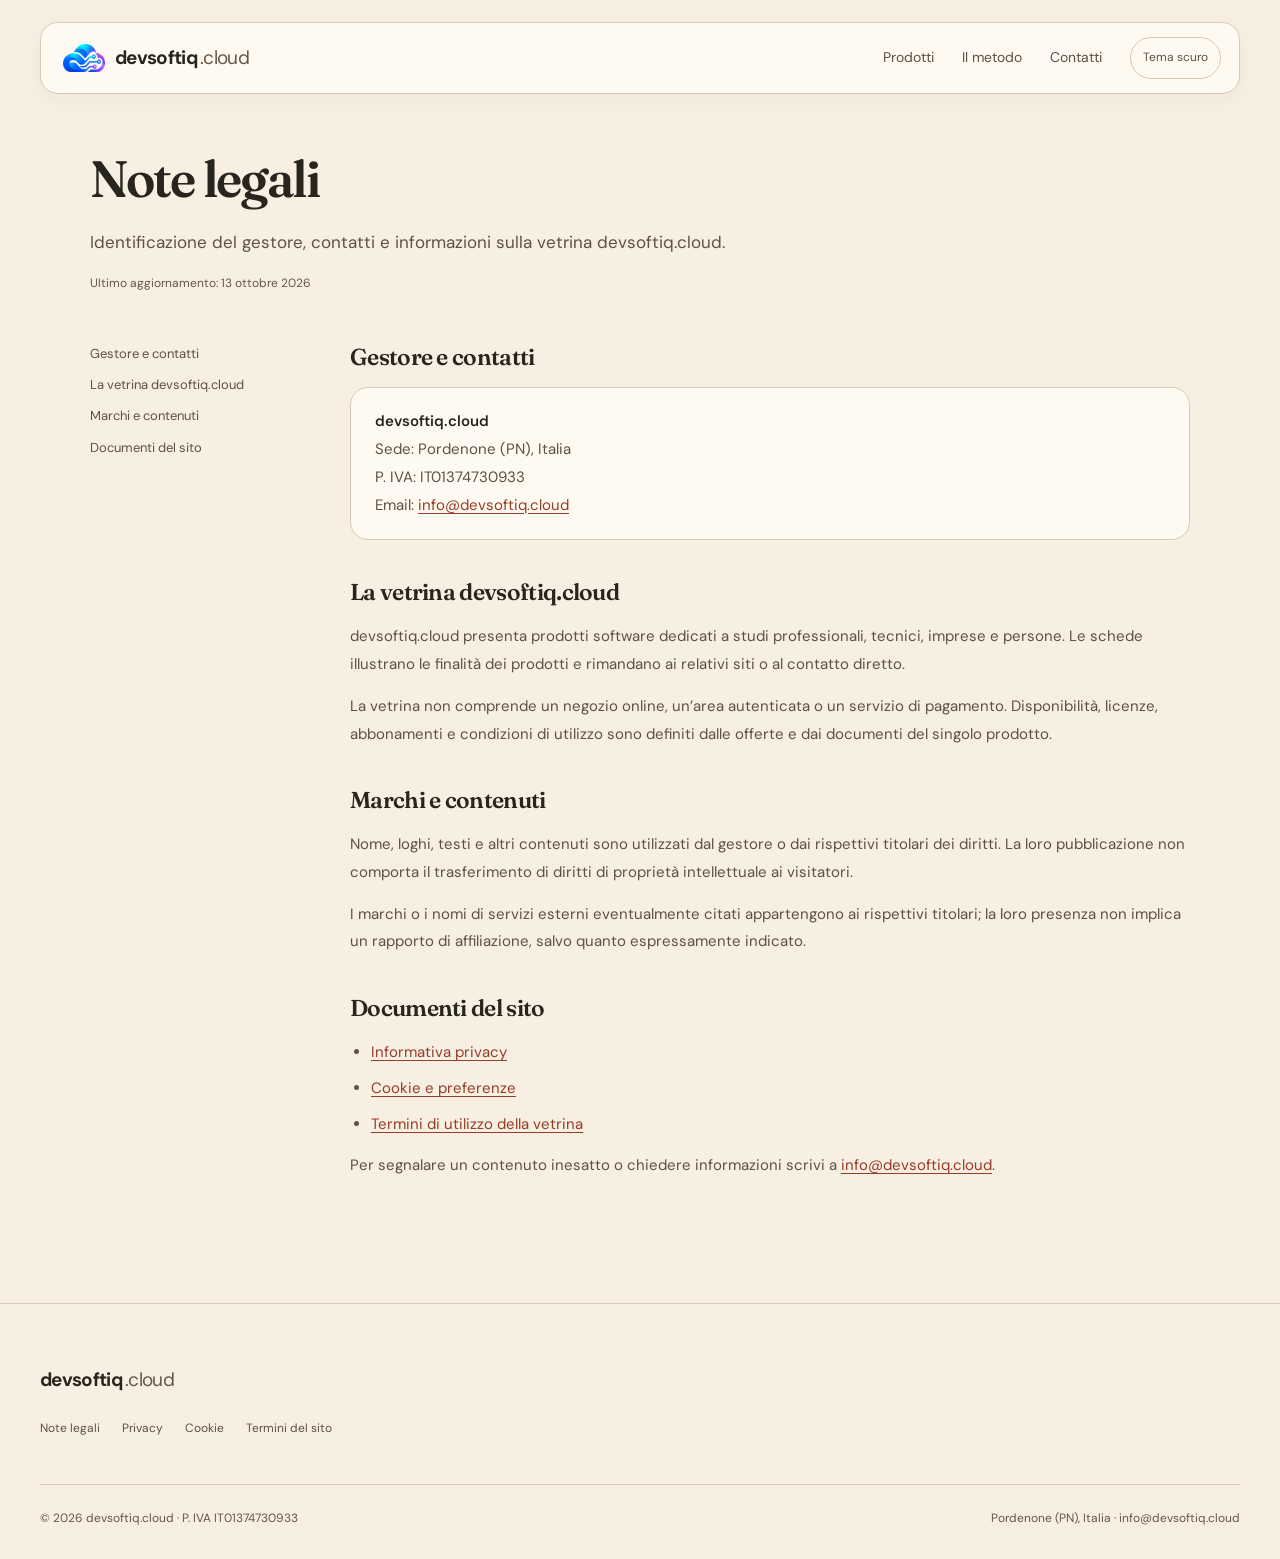
<file: note-legali.html>
<!DOCTYPE html>
<html lang="it" data-theme="light"><head><meta charset="UTF-8"><meta name="viewport" content="width=device-width, initial-scale=1"><meta name="theme-color" content="#f7efe2"><meta name="description" content="Identificazione del gestore, contatti e informazioni sulla vetrina devsoftiq.cloud."><title>Note legali | devsoftiq.cloud</title><link rel="icon" type="image/png" href="assets/favicon-32.png"><link rel="canonical" href="https://devsoftiq.cloud/note-legali.html"><link rel="stylesheet" href="assets/site.css"><script>try{document.documentElement.dataset.theme=localStorage.getItem("devsoftiq-theme")==="dark"?"dark":"light"}catch{}</script></head><body class="legal-page"><a class="skip-link" href="#contenuto">Vai al contenuto</a><nav class="nav" aria-label="Navigazione principale"><a class="brand" href="/" aria-label="devsoftiq.cloud: pagina principale"><span class="mark" aria-hidden="true"><img src="assets/logo-mark.png" alt="" width="42" height="32"></span>devsoftiq<span class="tld">.cloud</span></a><div class="nav-links"><a href="/#catalogo">Prodotti</a><a href="/#metodo">Il metodo</a><a href="/#contatti">Contatti</a></div><button class="theme-toggle" type="button">Tema scuro</button><button class="burger" type="button" aria-label="Apri il menu" aria-expanded="false" aria-controls="menu"><span></span><span></span></button></nav><div class="menu" id="menu" role="dialog" aria-modal="true" aria-label="Menu di navigazione" aria-hidden="true" hidden><button class="menu-close" type="button">Chiudi menu</button><a href="/#catalogo">Prodotti</a><a href="/#metodo">Il metodo</a><a href="/#contatti">Contatti</a><a href="/">devsoftiq.cloud</a><div class="m-foot">Pordenone · Italia</div></div><main class="wrap legal-main" id="contenuto"><header class="legal-header"><h1>Note legali</h1><p>Identificazione del gestore, contatti e informazioni sulla vetrina devsoftiq.cloud.</p><p class="legal-updated">Ultimo aggiornamento: 13 ottobre 2026</p></header><div class="legal-layout"><nav class="legal-toc" aria-label="Indice della pagina"><a href="#gestore">Gestore e contatti</a><a href="#vetrina">La vetrina devsoftiq.cloud</a><a href="#diritti">Marchi e contenuti</a><a href="#documenti">Documenti del sito</a></nav><article class="legal-prose"><section id="gestore"><h2>Gestore e contatti</h2><address><strong>devsoftiq.cloud</strong><br>Sede: Pordenone (PN), Italia<br>P. IVA: IT01374730933<br>Email: <a href="mailto:info@devsoftiq.cloud">info@devsoftiq.cloud</a></address></section>
<section id="vetrina"><h2>La vetrina devsoftiq.cloud</h2><p>devsoftiq.cloud presenta prodotti software dedicati a studi professionali, tecnici, imprese e persone. Le schede illustrano le finalità dei prodotti e rimandano ai relativi siti o al contatto diretto.</p><p>La vetrina non comprende un negozio online, un’area autenticata o un servizio di pagamento. Disponibilità, licenze, abbonamenti e condizioni di utilizzo sono definiti dalle offerte e dai documenti del singolo prodotto.</p></section>
<section id="diritti"><h2>Marchi e contenuti</h2><p>Nome, loghi, testi e altri contenuti sono utilizzati dal gestore o dai rispettivi titolari dei diritti. La loro pubblicazione non comporta il trasferimento di diritti di proprietà intellettuale ai visitatori.</p><p>I marchi o i nomi di servizi esterni eventualmente citati appartengono ai rispettivi titolari; la loro presenza non implica un rapporto di affiliazione, salvo quanto espressamente indicato.</p></section>
<section id="documenti"><h2>Documenti del sito</h2><ul><li><a href="privacy.html">Informativa privacy</a></li><li><a href="cookie.html">Cookie e preferenze</a></li><li><a href="termini.html">Termini di utilizzo della vetrina</a></li></ul><p>Per segnalare un contenuto inesatto o chiedere informazioni scrivi a <a href="mailto:info@devsoftiq.cloud">info@devsoftiq.cloud</a>.</p></section></article></div></main><footer><div class="wrap"><a class="brand" href="/">devsoftiq<span class="tld">.cloud</span></a><nav class="legal-links" aria-label="Informazioni legali"><a href="note-legali.html" aria-current="page">Note legali</a><a href="privacy.html">Privacy</a><a href="cookie.html">Cookie</a><a href="termini.html">Termini del sito</a></nav><div class="foot-bottom"><span>© 2026 devsoftiq.cloud · P. IVA IT01374730933</span><span>Pordenone (PN), Italia · <a href="mailto:info@devsoftiq.cloud">info@devsoftiq.cloud</a></span></div></div></footer><script src="assets/site.js" defer></script></body></html>
</file>
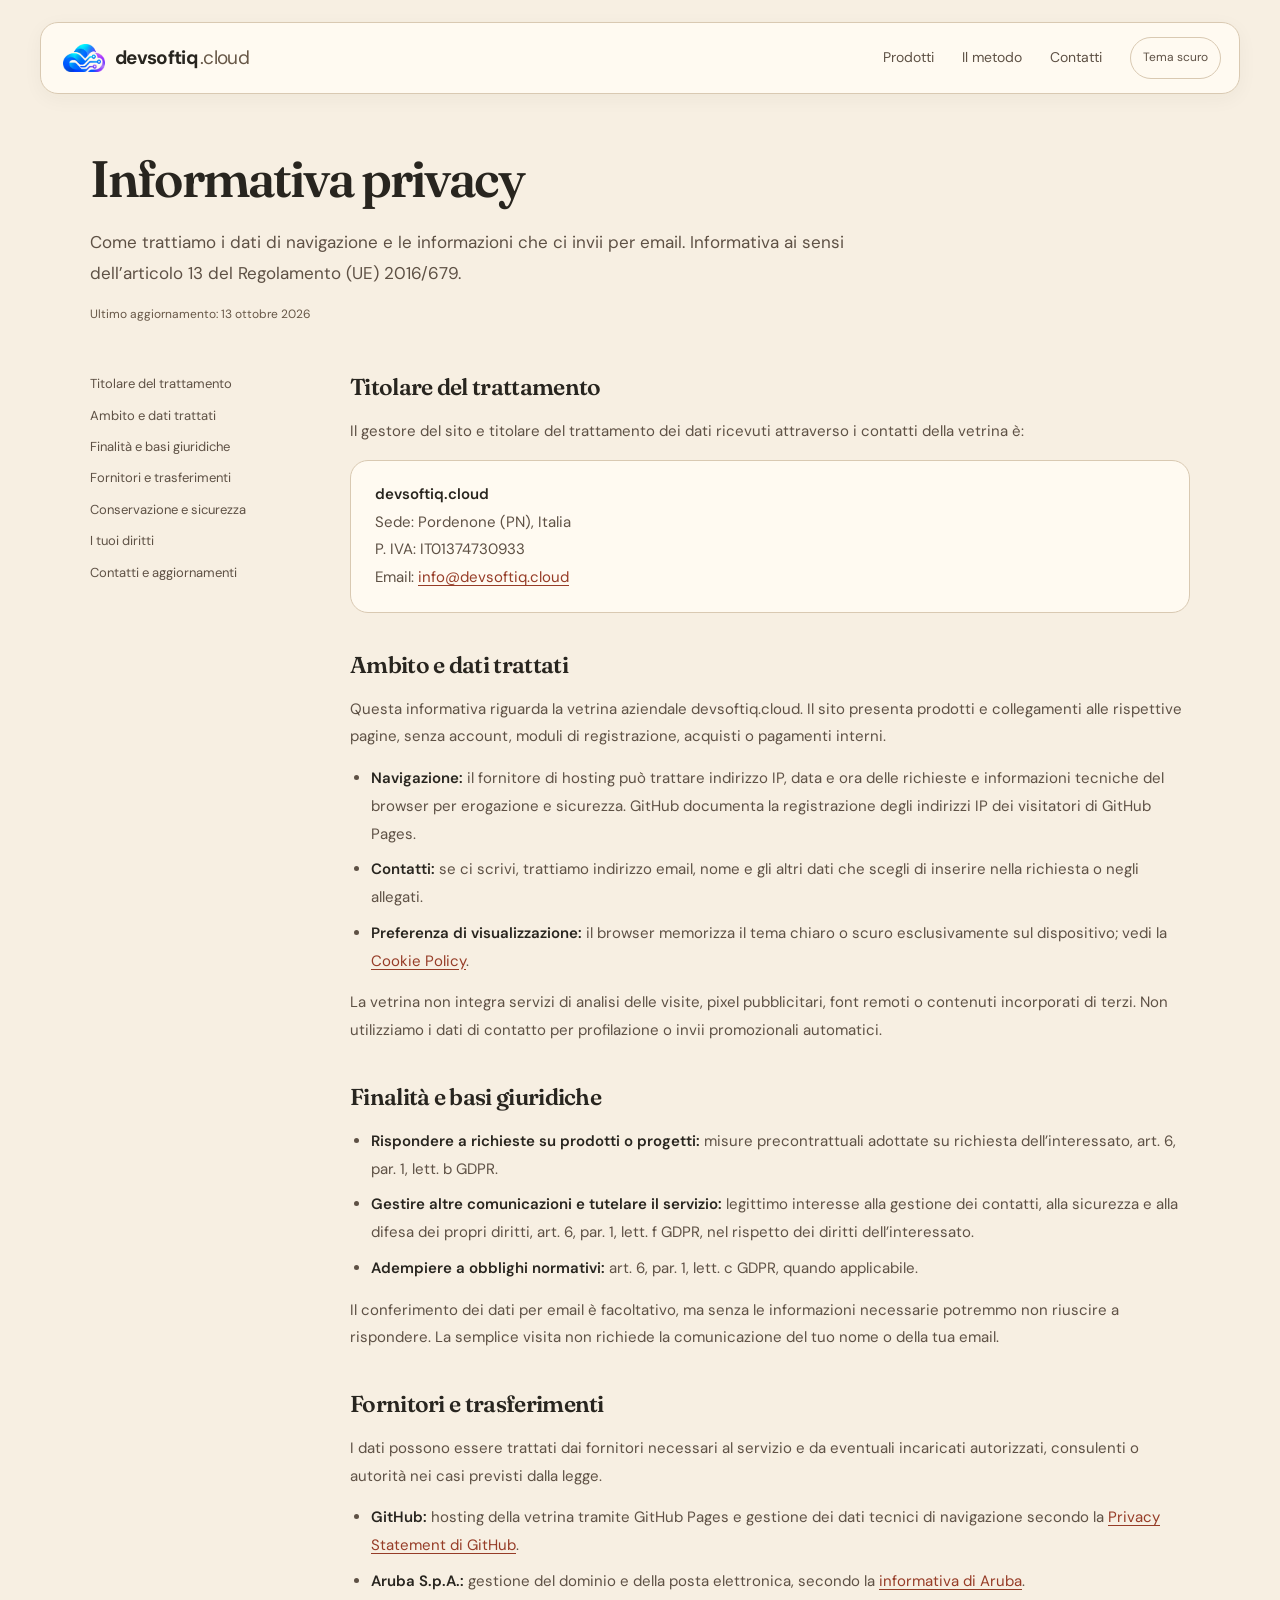
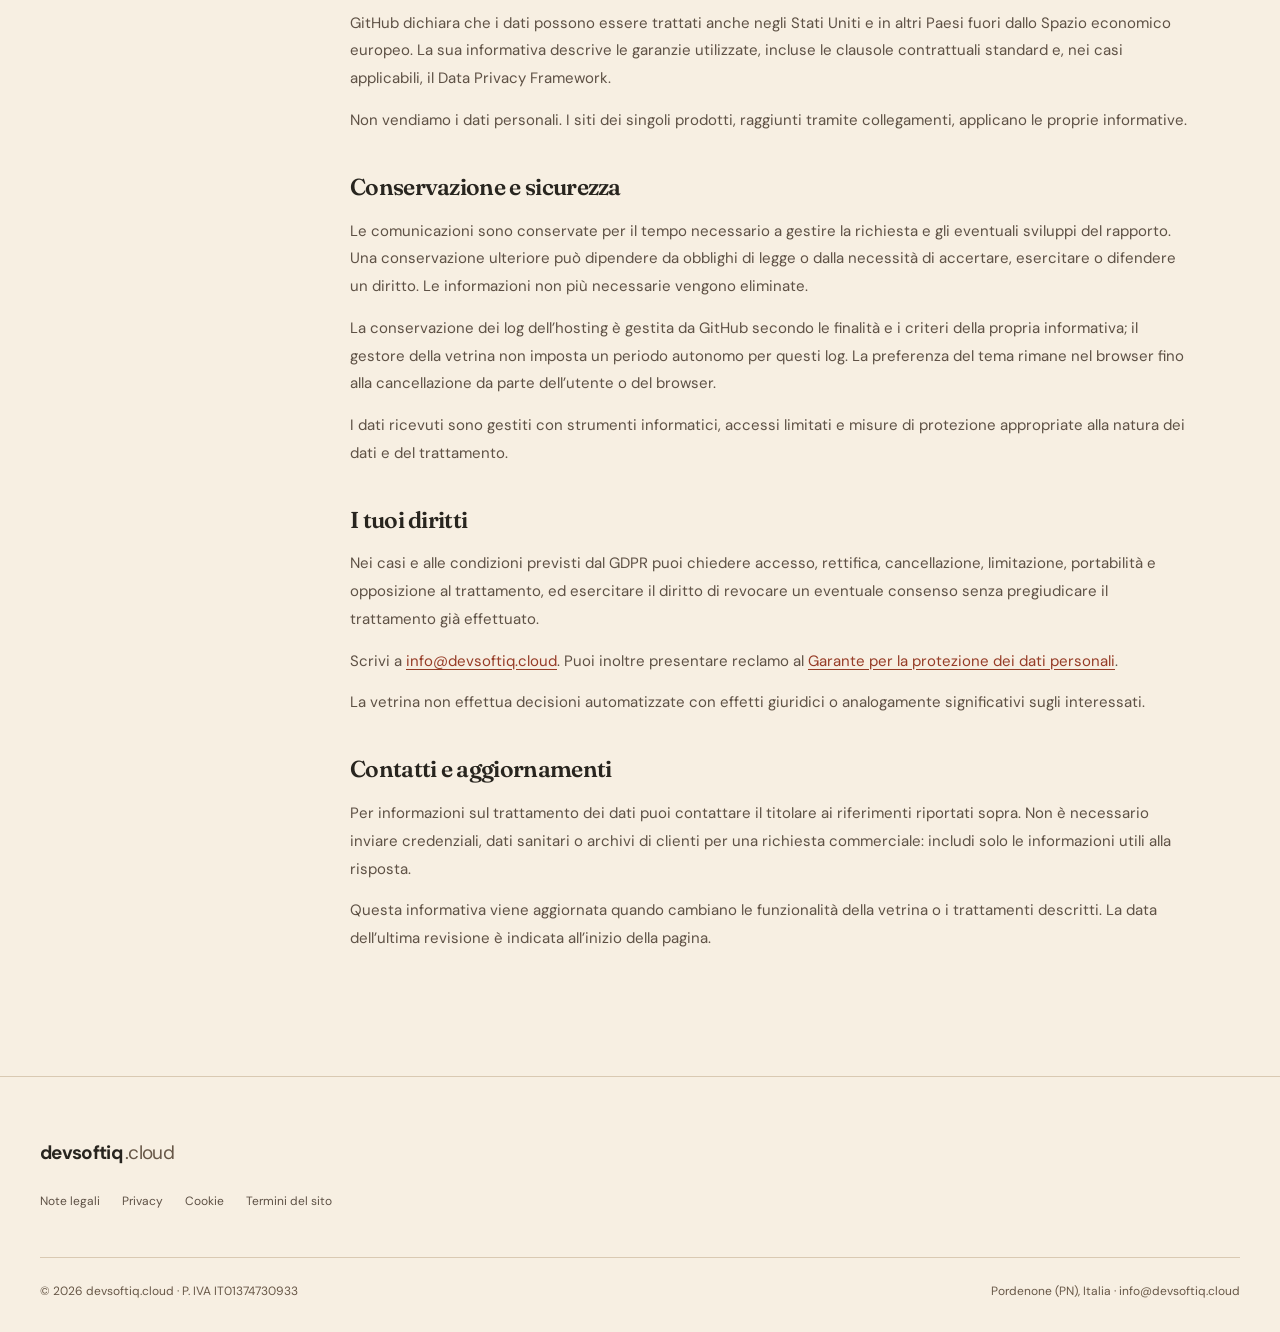
<file: privacy.html>
<!DOCTYPE html>
<html lang="it" data-theme="light"><head><meta charset="UTF-8"><meta name="viewport" content="width=device-width, initial-scale=1"><meta name="theme-color" content="#f7efe2"><meta name="description" content="Come trattiamo i dati di navigazione e le informazioni che ci invii per email. Informativa ai sensi dell’articolo 13 del Regolamento (UE) 2016/679."><title>Informativa privacy | devsoftiq.cloud</title><link rel="icon" type="image/png" href="assets/favicon-32.png"><link rel="canonical" href="https://devsoftiq.cloud/privacy.html"><link rel="stylesheet" href="assets/site.css"><script>try{document.documentElement.dataset.theme=localStorage.getItem("devsoftiq-theme")==="dark"?"dark":"light"}catch{}</script></head><body class="legal-page"><a class="skip-link" href="#contenuto">Vai al contenuto</a><nav class="nav" aria-label="Navigazione principale"><a class="brand" href="/" aria-label="devsoftiq.cloud: pagina principale"><span class="mark" aria-hidden="true"><img src="assets/logo-mark.png" alt="" width="42" height="32"></span>devsoftiq<span class="tld">.cloud</span></a><div class="nav-links"><a href="/#catalogo">Prodotti</a><a href="/#metodo">Il metodo</a><a href="/#contatti">Contatti</a></div><button class="theme-toggle" type="button">Tema scuro</button><button class="burger" type="button" aria-label="Apri il menu" aria-expanded="false" aria-controls="menu"><span></span><span></span></button></nav><div class="menu" id="menu" role="dialog" aria-modal="true" aria-label="Menu di navigazione" aria-hidden="true" hidden><button class="menu-close" type="button">Chiudi menu</button><a href="/#catalogo">Prodotti</a><a href="/#metodo">Il metodo</a><a href="/#contatti">Contatti</a><a href="/">devsoftiq.cloud</a><div class="m-foot">Pordenone · Italia</div></div><main class="wrap legal-main" id="contenuto"><header class="legal-header"><h1>Informativa privacy</h1><p>Come trattiamo i dati di navigazione e le informazioni che ci invii per email. Informativa ai sensi dell’articolo 13 del Regolamento (UE) 2016/679.</p><p class="legal-updated">Ultimo aggiornamento: 13 ottobre 2026</p></header><div class="legal-layout"><nav class="legal-toc" aria-label="Indice della pagina"><a href="#titolare">Titolare del trattamento</a><a href="#ambito">Ambito e dati trattati</a><a href="#finalita">Finalità e basi giuridiche</a><a href="#fornitori">Fornitori e trasferimenti</a><a href="#conservazione">Conservazione e sicurezza</a><a href="#diritti">I tuoi diritti</a><a href="#contatti">Contatti e aggiornamenti</a></nav><article class="legal-prose"><section id="titolare"><h2>Titolare del trattamento</h2><p>Il gestore del sito e titolare del trattamento dei dati ricevuti attraverso i contatti della vetrina è:</p><address><strong>devsoftiq.cloud</strong><br>Sede: Pordenone (PN), Italia<br>P. IVA: IT01374730933<br>Email: <a href="mailto:info@devsoftiq.cloud">info@devsoftiq.cloud</a></address></section>
<section id="ambito"><h2>Ambito e dati trattati</h2><p>Questa informativa riguarda la vetrina aziendale devsoftiq.cloud. Il sito presenta prodotti e collegamenti alle rispettive pagine, senza account, moduli di registrazione, acquisti o pagamenti interni.</p><ul><li><strong>Navigazione:</strong> il fornitore di hosting può trattare indirizzo IP, data e ora delle richieste e informazioni tecniche del browser per erogazione e sicurezza. GitHub documenta la registrazione degli indirizzi IP dei visitatori di GitHub Pages.</li><li><strong>Contatti:</strong> se ci scrivi, trattiamo indirizzo email, nome e gli altri dati che scegli di inserire nella richiesta o negli allegati.</li><li><strong>Preferenza di visualizzazione:</strong> il browser memorizza il tema chiaro o scuro esclusivamente sul dispositivo; vedi la <a href="cookie.html">Cookie Policy</a>.</li></ul><p>La vetrina non integra servizi di analisi delle visite, pixel pubblicitari, font remoti o contenuti incorporati di terzi. Non utilizziamo i dati di contatto per profilazione o invii promozionali automatici.</p></section>
<section id="finalita"><h2>Finalità e basi giuridiche</h2><ul><li><strong>Rispondere a richieste su prodotti o progetti:</strong> misure precontrattuali adottate su richiesta dell’interessato, art. 6, par. 1, lett. b GDPR.</li><li><strong>Gestire altre comunicazioni e tutelare il servizio:</strong> legittimo interesse alla gestione dei contatti, alla sicurezza e alla difesa dei propri diritti, art. 6, par. 1, lett. f GDPR, nel rispetto dei diritti dell’interessato.</li><li><strong>Adempiere a obblighi normativi:</strong> art. 6, par. 1, lett. c GDPR, quando applicabile.</li></ul><p>Il conferimento dei dati per email è facoltativo, ma senza le informazioni necessarie potremmo non riuscire a rispondere. La semplice visita non richiede la comunicazione del tuo nome o della tua email.</p></section>
<section id="fornitori"><h2>Fornitori e trasferimenti</h2><p>I dati possono essere trattati dai fornitori necessari al servizio e da eventuali incaricati autorizzati, consulenti o autorità nei casi previsti dalla legge.</p><ul><li><strong>GitHub:</strong> hosting della vetrina tramite GitHub Pages e gestione dei dati tecnici di navigazione secondo la <a href="https://docs.github.com/en/site-policy/privacy-policies/github-general-privacy-statement" target="_blank" rel="noopener noreferrer">Privacy Statement di GitHub</a>.</li><li><strong>Aruba S.p.A.:</strong> gestione del dominio e della posta elettronica, secondo la <a href="https://www.aruba.it/informativa_arubaspa.pdf" target="_blank" rel="noopener noreferrer">informativa di Aruba</a>.</li></ul><p>GitHub dichiara che i dati possono essere trattati anche negli Stati Uniti e in altri Paesi fuori dallo Spazio economico europeo. La sua informativa descrive le garanzie utilizzate, incluse le clausole contrattuali standard e, nei casi applicabili, il Data Privacy Framework.</p><p>Non vendiamo i dati personali. I siti dei singoli prodotti, raggiunti tramite collegamenti, applicano le proprie informative.</p></section>
<section id="conservazione"><h2>Conservazione e sicurezza</h2><p>Le comunicazioni sono conservate per il tempo necessario a gestire la richiesta e gli eventuali sviluppi del rapporto. Una conservazione ulteriore può dipendere da obblighi di legge o dalla necessità di accertare, esercitare o difendere un diritto. Le informazioni non più necessarie vengono eliminate.</p><p>La conservazione dei log dell’hosting è gestita da GitHub secondo le finalità e i criteri della propria informativa; il gestore della vetrina non imposta un periodo autonomo per questi log. La preferenza del tema rimane nel browser fino alla cancellazione da parte dell’utente o del browser.</p><p>I dati ricevuti sono gestiti con strumenti informatici, accessi limitati e misure di protezione appropriate alla natura dei dati e del trattamento.</p></section>
<section id="diritti"><h2>I tuoi diritti</h2><p>Nei casi e alle condizioni previsti dal GDPR puoi chiedere accesso, rettifica, cancellazione, limitazione, portabilità e opposizione al trattamento, ed esercitare il diritto di revocare un eventuale consenso senza pregiudicare il trattamento già effettuato.</p><p>Scrivi a <a href="mailto:info@devsoftiq.cloud">info@devsoftiq.cloud</a>. Puoi inoltre presentare reclamo al <a href="https://www.garanteprivacy.it" target="_blank" rel="noopener noreferrer">Garante per la protezione dei dati personali</a>.</p><p>La vetrina non effettua decisioni automatizzate con effetti giuridici o analogamente significativi sugli interessati.</p></section>
<section id="contatti"><h2>Contatti e aggiornamenti</h2><p>Per informazioni sul trattamento dei dati puoi contattare il titolare ai riferimenti riportati sopra. Non è necessario inviare credenziali, dati sanitari o archivi di clienti per una richiesta commerciale: includi solo le informazioni utili alla risposta.</p><p>Questa informativa viene aggiornata quando cambiano le funzionalità della vetrina o i trattamenti descritti. La data dell’ultima revisione è indicata all’inizio della pagina.</p></section></article></div></main><footer><div class="wrap"><a class="brand" href="/">devsoftiq<span class="tld">.cloud</span></a><nav class="legal-links" aria-label="Informazioni legali"><a href="note-legali.html">Note legali</a><a href="privacy.html" aria-current="page">Privacy</a><a href="cookie.html">Cookie</a><a href="termini.html">Termini del sito</a></nav><div class="foot-bottom"><span>© 2026 devsoftiq.cloud · P. IVA IT01374730933</span><span>Pordenone (PN), Italia · <a href="mailto:info@devsoftiq.cloud">info@devsoftiq.cloud</a></span></div></div></footer><script src="assets/site.js" defer></script></body></html>
</file>
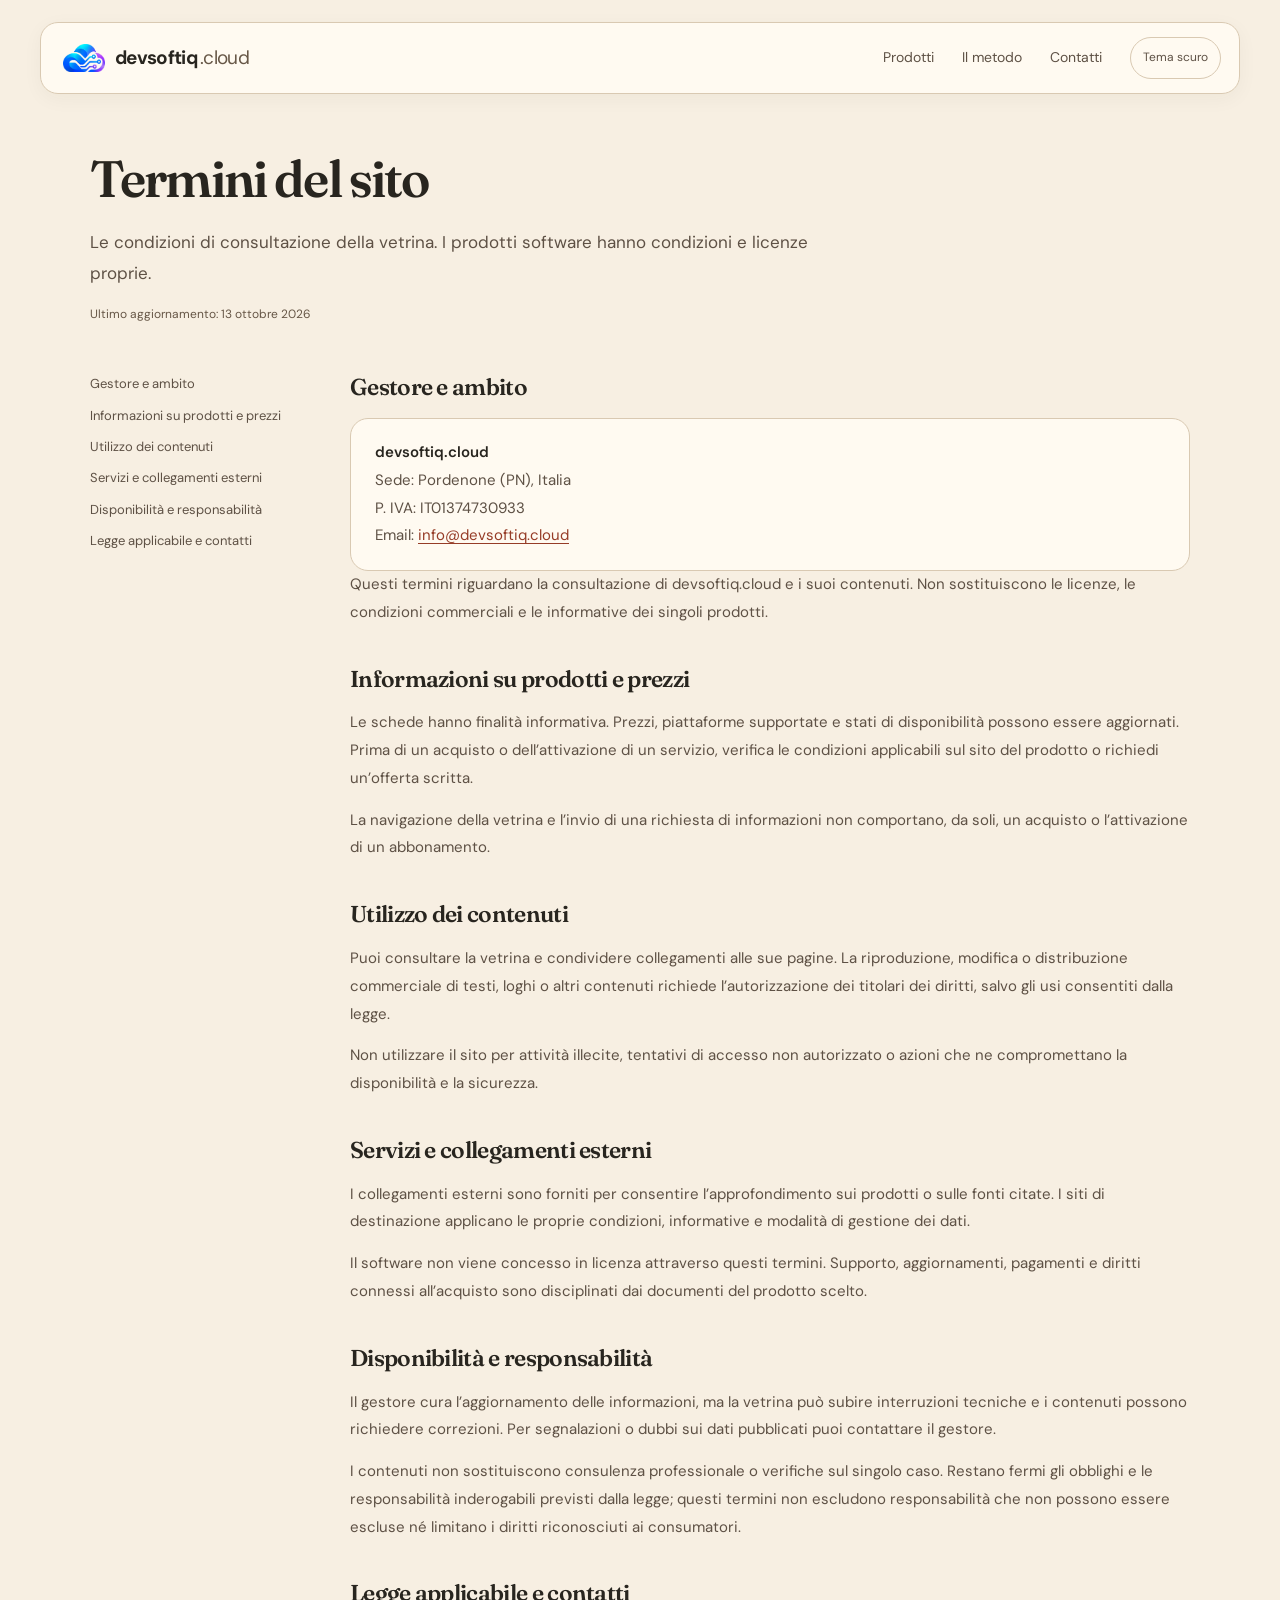
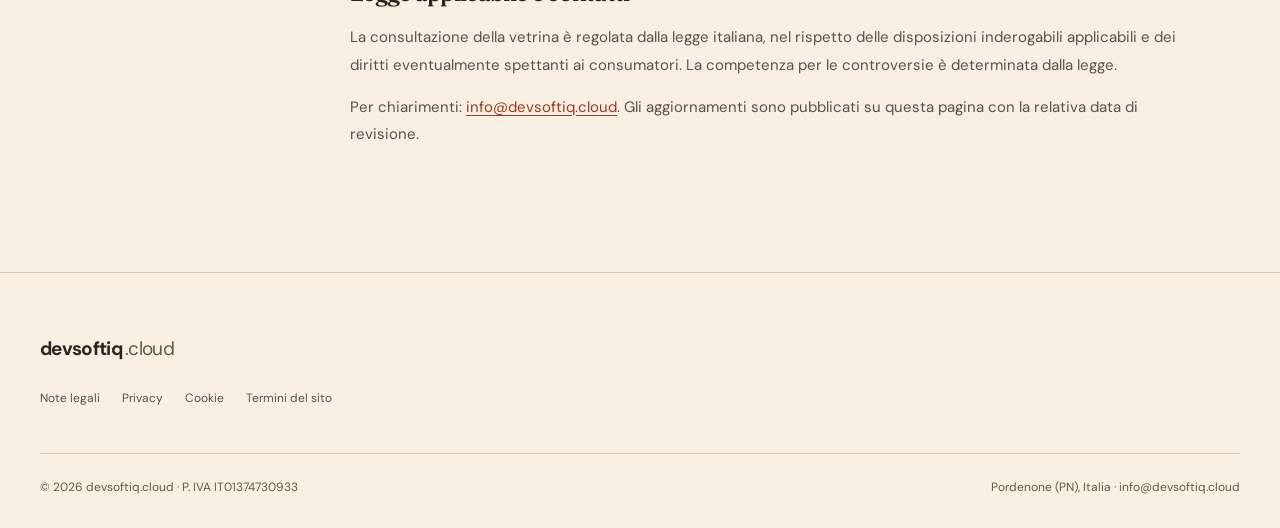
<file: termini.html>
<!DOCTYPE html>
<html lang="it" data-theme="light"><head><meta charset="UTF-8"><meta name="viewport" content="width=device-width, initial-scale=1"><meta name="theme-color" content="#f7efe2"><meta name="description" content="Le condizioni di consultazione della vetrina. I prodotti software hanno condizioni e licenze proprie."><title>Termini del sito | devsoftiq.cloud</title><link rel="icon" type="image/png" href="assets/favicon-32.png"><link rel="canonical" href="https://devsoftiq.cloud/termini.html"><link rel="stylesheet" href="assets/site.css"><script>try{document.documentElement.dataset.theme=localStorage.getItem("devsoftiq-theme")==="dark"?"dark":"light"}catch{}</script></head><body class="legal-page"><a class="skip-link" href="#contenuto">Vai al contenuto</a><nav class="nav" aria-label="Navigazione principale"><a class="brand" href="/" aria-label="devsoftiq.cloud: pagina principale"><span class="mark" aria-hidden="true"><img src="assets/logo-mark.png" alt="" width="42" height="32"></span>devsoftiq<span class="tld">.cloud</span></a><div class="nav-links"><a href="/#catalogo">Prodotti</a><a href="/#metodo">Il metodo</a><a href="/#contatti">Contatti</a></div><button class="theme-toggle" type="button">Tema scuro</button><button class="burger" type="button" aria-label="Apri il menu" aria-expanded="false" aria-controls="menu"><span></span><span></span></button></nav><div class="menu" id="menu" role="dialog" aria-modal="true" aria-label="Menu di navigazione" aria-hidden="true" hidden><button class="menu-close" type="button">Chiudi menu</button><a href="/#catalogo">Prodotti</a><a href="/#metodo">Il metodo</a><a href="/#contatti">Contatti</a><a href="/">devsoftiq.cloud</a><div class="m-foot">Pordenone · Italia</div></div><main class="wrap legal-main" id="contenuto"><header class="legal-header"><h1>Termini del sito</h1><p>Le condizioni di consultazione della vetrina. I prodotti software hanno condizioni e licenze proprie.</p><p class="legal-updated">Ultimo aggiornamento: 13 ottobre 2026</p></header><div class="legal-layout"><nav class="legal-toc" aria-label="Indice della pagina"><a href="#gestore">Gestore e ambito</a><a href="#informazioni">Informazioni su prodotti e prezzi</a><a href="#utilizzo">Utilizzo dei contenuti</a><a href="#esterni">Servizi e collegamenti esterni</a><a href="#disponibilita">Disponibilità e responsabilità</a><a href="#legge">Legge applicabile e contatti</a></nav><article class="legal-prose"><section id="gestore"><h2>Gestore e ambito</h2><address><strong>devsoftiq.cloud</strong><br>Sede: Pordenone (PN), Italia<br>P. IVA: IT01374730933<br>Email: <a href="mailto:info@devsoftiq.cloud">info@devsoftiq.cloud</a></address><p>Questi termini riguardano la consultazione di devsoftiq.cloud e i suoi contenuti. Non sostituiscono le licenze, le condizioni commerciali e le informative dei singoli prodotti.</p></section>
<section id="informazioni"><h2>Informazioni su prodotti e prezzi</h2><p>Le schede hanno finalità informativa. Prezzi, piattaforme supportate e stati di disponibilità possono essere aggiornati. Prima di un acquisto o dell’attivazione di un servizio, verifica le condizioni applicabili sul sito del prodotto o richiedi un’offerta scritta.</p><p>La navigazione della vetrina e l’invio di una richiesta di informazioni non comportano, da soli, un acquisto o l’attivazione di un abbonamento.</p></section>
<section id="utilizzo"><h2>Utilizzo dei contenuti</h2><p>Puoi consultare la vetrina e condividere collegamenti alle sue pagine. La riproduzione, modifica o distribuzione commerciale di testi, loghi o altri contenuti richiede l’autorizzazione dei titolari dei diritti, salvo gli usi consentiti dalla legge.</p><p>Non utilizzare il sito per attività illecite, tentativi di accesso non autorizzato o azioni che ne compromettano la disponibilità e la sicurezza.</p></section>
<section id="esterni"><h2>Servizi e collegamenti esterni</h2><p>I collegamenti esterni sono forniti per consentire l’approfondimento sui prodotti o sulle fonti citate. I siti di destinazione applicano le proprie condizioni, informative e modalità di gestione dei dati.</p><p>Il software non viene concesso in licenza attraverso questi termini. Supporto, aggiornamenti, pagamenti e diritti connessi all’acquisto sono disciplinati dai documenti del prodotto scelto.</p></section>
<section id="disponibilita"><h2>Disponibilità e responsabilità</h2><p>Il gestore cura l’aggiornamento delle informazioni, ma la vetrina può subire interruzioni tecniche e i contenuti possono richiedere correzioni. Per segnalazioni o dubbi sui dati pubblicati puoi contattare il gestore.</p><p>I contenuti non sostituiscono consulenza professionale o verifiche sul singolo caso. Restano fermi gli obblighi e le responsabilità inderogabili previsti dalla legge; questi termini non escludono responsabilità che non possono essere escluse né limitano i diritti riconosciuti ai consumatori.</p></section>
<section id="legge"><h2>Legge applicabile e contatti</h2><p>La consultazione della vetrina è regolata dalla legge italiana, nel rispetto delle disposizioni inderogabili applicabili e dei diritti eventualmente spettanti ai consumatori. La competenza per le controversie è determinata dalla legge.</p><p>Per chiarimenti: <a href="mailto:info@devsoftiq.cloud">info@devsoftiq.cloud</a>. Gli aggiornamenti sono pubblicati su questa pagina con la relativa data di revisione.</p></section></article></div></main><footer><div class="wrap"><a class="brand" href="/">devsoftiq<span class="tld">.cloud</span></a><nav class="legal-links" aria-label="Informazioni legali"><a href="note-legali.html">Note legali</a><a href="privacy.html">Privacy</a><a href="cookie.html">Cookie</a><a href="termini.html" aria-current="page">Termini del sito</a></nav><div class="foot-bottom"><span>© 2026 devsoftiq.cloud · P. IVA IT01374730933</span><span>Pordenone (PN), Italia · <a href="mailto:info@devsoftiq.cloud">info@devsoftiq.cloud</a></span></div></div></footer><script src="assets/site.js" defer></script></body></html>
</file>
<file: assets/site.css>
@font-face {
  font-family: "DM Sans";
  src: url("fonts/dm-sans.woff2") format("woff2");
  font-weight: 400 700;
  font-display: swap;
}
@font-face {
  font-family: Fraunces;
  src: url("fonts/fraunces.woff2") format("woff2");
  font-weight: 400 650;
  font-display: swap;
}
@font-face {
  font-family: Fraunces;
  src: url("fonts/fraunces-italic.woff2") format("woff2");
  font-weight: 400 600;
  font-style: italic;
  font-display: swap;
}

:root {
  color-scheme: light;
  --bg: #f7efe2;
  --surface: #fffaf1;
  --surface-2: #efe2ce;
  --ink: #28251f;
  --muted: #5e5145;
  --faint: #675747;
  --line: #d9c9b2;
  --accent: #963c27;
  --accent-soft: #f0dac8;
  --button: #963c27;
  --button-ink: #fff9f0;
  --sector-studi: #894331;
  --sector-campo: #485b39;
  --sector-impresa: #855319;
  --sector-persone: #873c57;
  --tint-studi: #f3e0d1;
  --tint-campo: #e6e9d7;
  --tint-impresa: #f3e5ca;
  --tint-persone: #f1dfe5;
  --wrap: min(1280px, calc(100% - 80px));
  --ease: cubic-bezier(.22, 1, .36, 1);
  --font-d: Fraunces, Georgia, serif;
  --font-t: "DM Sans", "Segoe UI", system-ui, sans-serif;
}
:root[data-theme="dark"] {
  color-scheme: dark;
  --bg: #231e19;
  --surface: #302720;
  --surface-2: #3a3027;
  --ink: #fbefde;
  --muted: #e1cbb4;
  --faint: #c8ae95;
  --line: #5f4c3e;
  --accent: #f2aa87;
  --accent-soft: #432d25;
  --button: #f2aa87;
  --button-ink: #2c2019;
  --sector-studi: #f2aa87;
  --sector-campo: #ced5a7;
  --sector-impresa: #edc481;
  --sector-persone: #eca8c0;
  --tint-studi: #4b3227;
  --tint-campo: #353b2b;
  --tint-impresa: #483921;
  --tint-persone: #4a2e38;
}
*{box-sizing:border-box;margin:0;padding:0}
html{scroll-behavior:smooth;scroll-padding-top:175px}
body{background:var(--bg);color:var(--ink);font:16px/1.65 var(--font-t);-webkit-font-smoothing:antialiased;text-rendering:optimizeLegibility}
::selection{background:var(--accent);color:var(--bg)}
a{color:inherit;text-decoration:none}
button{font:inherit;color:inherit;cursor:pointer}
button,a,summary{-webkit-tap-highlight-color:transparent}
img,svg{display:block;max-width:100%}
button:focus-visible,a:focus-visible,summary:focus-visible{outline:3px solid var(--accent);outline-offset:5px}
[hidden]{display:none!important}
.wrap{width:var(--wrap);margin-inline:auto}
h1,h2,h3,.card-name{font-family:var(--font-d);font-weight:600;letter-spacing:-.036em}
.skip-link{position:fixed;top:12px;left:16px;z-index:60;padding:10px 18px;background:var(--button);color:var(--button-ink);border-radius:12px;transform:translateY(-160%)}
.skip-link:focus{transform:none}
.nav{position:fixed;inset:22px 0 auto;z-index:40;width:var(--wrap);margin-inline:auto;display:flex;align-items:center;gap:28px;padding:14px 18px 14px 22px;border:1px solid var(--line);border-radius:18px;background:var(--surface);box-shadow:0 5px 20px #3023130b}
.brand{display:inline-flex;align-items:center;gap:10px;font-size:19px;font-weight:700;letter-spacing:-.035em;white-space:nowrap}
.brand .mark{width:42px;height:32px;display:grid;place-items:center}
.brand .mark img{width:42px;height:32px;object-fit:contain}
.brand .tld{font-weight:400;color:var(--faint);margin-left:-7px}
.nav-links{display:flex;gap:28px;margin-left:auto;font-size:14px;color:var(--muted)}
.nav-links a{transition:color .2s}
.nav-links a:hover,.foot-col a:hover{color:var(--accent)}
.nav-cta{display:inline-flex;align-items:center;gap:12px;padding:10px 19px;border-radius:999px;background:var(--button);color:var(--button-ink);font-size:13px;font-weight:650;white-space:nowrap}
.theme-toggle{display:inline-flex;align-items:center;gap:7px;min-height:42px;padding:8px 12px;border:1px solid var(--line);background:transparent;border-radius:999px;font-size:12px;color:var(--muted);white-space:nowrap}
.theme-toggle:hover{color:var(--ink);background:var(--surface-2)}
.burger{display:none;position:relative;width:44px;height:44px;border:1px solid var(--line);background:var(--surface);border-radius:50%;flex:none}
.burger span{position:absolute;left:12px;width:18px;height:2px;background:var(--ink);transition:transform .25s}
.burger span:first-child{top:16px}.burger span:last-child{top:24px}
.burger.open span:first-child{transform:translateY(4px) rotate(45deg)}
.burger.open span:last-child{transform:translateY(-4px) rotate(-45deg)}
.menu{position:fixed;inset:0;z-index:50;background:var(--bg);padding:120px 28px 40px;display:flex;flex-direction:column;justify-content:center;align-items:flex-start;gap:18px}
.menu a{font-size:clamp(28px,7vw,45px);font-weight:600;letter-spacing:-.04em}
.menu .m-foot{font-size:14px;margin-top:30px;color:var(--muted)}
.menu-close{position:absolute;right:24px;top:24px;padding:10px 18px;border:1px solid var(--line);border-radius:999px;background:var(--surface)}
.eyebrow{display:block;font-size:12px;font-weight:650;letter-spacing:.13em;text-transform:uppercase;color:var(--accent)}
.eyebrow .dot,.orbs,.cloud-ghost{display:none}
.hero {
  position: relative;
  isolation: isolate;
  overflow: clip;
  padding: 140px 0 72px;
  background: radial-gradient(ellipse at 98% 0%, var(--accent-soft), transparent 65%);
}
.hero-grid{display:grid;grid-template-columns:minmax(0,1.18fr) minmax(0,1fr);gap:clamp(34px,5vw,76px);align-items:center}
.hero h1{font-size:clamp(46px,5.25vw,80px);font-weight:520;line-height:1.02;margin:22px 0 26px;letter-spacing:-.055em}
.hero h1 em{display:block;color:var(--accent);font-style:italic;font-weight:480}
.hero .sub{font-size:18px;line-height:1.65;color:var(--muted);max-width:43ch}
.hero-cta{display:flex;align-items:center;flex-wrap:wrap;gap:12px;margin-top:34px}
.btn{display:inline-flex;align-items:center;justify-content:center;gap:16px;padding:13px 20px 13px 24px;border-radius:999px;font-size:14px;font-weight:650;border:1px solid var(--line);transition:transform .25s var(--ease),background .25s;white-space:nowrap;min-height:52px}
.btn .ic{width:25px;height:25px;display:grid;place-items:center;transition:transform .25s var(--ease)}
.btn:hover .ic,.card-link:hover .ic{transform:translate(2px,-2px)}
.btn:active,.nav-cta:active{transform:scale(.98)}
.btn-primary{background:var(--button);color:var(--button-ink);border-color:transparent}
.btn-primary:hover{transform:translateY(-2px)}
.btn-ghost{background:transparent;color:var(--ink)}
.btn-ghost:hover{background:var(--surface-2)}
.hero-right{min-width:0}
.panel, .cta-inner {
  --ink: #fff2df;
  --muted: #e3d9c0;
  --faint: #d6c7a8;
  --line: #6b6b54;
  --accent: #efd69d;
  --button: #f3d5a4;
  --button-ink: #2b2d24;
  color: var(--ink);
  background: #34392c;
}
.panel {
  border: 1px solid var(--line);
  border-radius: 24px;
  padding: 24px;
  box-shadow: 0 22px 44px #33261723;
}
.panel-title{margin-bottom:20px;font:520 clamp(17px,2vw,24px)/1.1 var(--font-d);letter-spacing:-.025em}
.constellation{display:grid;grid-template-columns:repeat(4,minmax(0,1fr));grid-auto-rows:1fr;gap:8px}
.tile {
  display: flex;
  align-items: center;
  justify-content: center;
  flex-direction: column;
  gap: 7px;
  min-width: 0;
  min-height: 84px;
  padding: 10px 4px;
  border: 1px solid transparent;
  border-radius: 10px;
  background: var(--tile-background);
  color: #30271f;
  transition: transform .25s var(--ease), border-color .25s;
}
.tile[data-sector="studi"]{--tile-background:#f5e2d3}
.tile[data-sector="campo"]{--tile-background:#e5e9d8}
.tile[data-sector="impresa"]{--tile-background:#f3e3be}
.tile[data-sector="persone"]{--tile-background:#f4dfe4}
.tile:nth-last-child(2){grid-column:2}
.tile:hover{transform:translateY(-3px);border-color:currentColor}
.tile img{width:38px;height:38px;object-fit:contain}
.tile-label{font-size:11px;font-weight:650;line-height:1.2;text-align:center}
.panel-cap{display:flex;justify-content:space-between;gap:14px;flex-wrap:wrap;color:var(--faint);font-size:11px;margin-top:18px}
.stats{background:var(--surface-2);border-top:1px solid var(--line);border-bottom:1px solid var(--line)}
.stats-row{display:grid;grid-template-columns:repeat(4,minmax(0,1fr))}
.stat{display:flex;align-items:center;gap:17px;padding:29px 24px;border-left:1px solid var(--line)}
.stat:first-child{padding-left:0;border-left:none}
.stat .num{font-family:var(--font-d);font-size:38px;line-height:1.1;letter-spacing:-.05em;font-weight:600;font-variant-numeric:lining-nums tabular-nums;white-space:nowrap}
.stat .sfx{color:var(--accent)}
.stat .lbl{font-size:12px;color:var(--muted);line-height:1.5;max-width:11ch}
.catalogo{padding:108px 0 10px}
.sec-head{max-width:780px;margin-bottom:40px}
.sec-head h2{font-size:clamp(34px,4.3vw,60px);line-height:1.13;margin-bottom:20px}
.sec-head p{font-size:17px;line-height:1.8;color:var(--muted);max-width:63ch}
.catalog-tools{position:sticky;top:104px;z-index:20;display:flex;gap:8px;align-items:center;flex-wrap:wrap;margin:0 0 50px;padding:12px 0;background:var(--bg);border-bottom:1px solid var(--line)}
.sector-button{display:inline-flex;align-items:center;gap:10px;border:1px solid var(--line);border-radius:999px;background:transparent;padding:9px 16px;font-size:13px;min-height:42px;transition:background .2s,color .2s}
.sector-button small{color:var(--faint);font-size:11px}
.sector-button[aria-pressed="true"]{background:var(--button);border-color:var(--button);color:var(--button-ink)}
.sector-button[aria-pressed="true"] small{color:inherit;opacity:.8}
.sector-button:hover:not([aria-pressed="true"]){background:var(--surface-2)}
.catalog-result{color:var(--faint);font-size:12px;margin-left:auto;white-space:nowrap}
.family[data-sector="studi"]{--accent:var(--sector-studi);--accent-soft:var(--tint-studi)}
.family[data-sector="campo"]{--accent:var(--sector-campo);--accent-soft:var(--tint-campo)}
.family[data-sector="impresa"]{--accent:var(--sector-impresa);--accent-soft:var(--tint-impresa)}
.family[data-sector="persone"]{--accent:var(--sector-persone);--accent-soft:var(--tint-persone)}
.family{margin-bottom:68px;scroll-margin-top:190px}
.family-head {
  display: grid;
  grid-template-columns: 160px minmax(0,1fr);
  gap: 26px;
  align-items: start;
  margin-bottom: 16px;
  padding: 24px 28px;
  border-radius: 16px;
  background: var(--accent-soft);
}
.family-head .idx{font-size:13px;font-weight:700;color:var(--accent);padding-top:7px}
.family-head h3{font-size:clamp(25px,2.7vw,36px);line-height:1.2;letter-spacing:-.035em;margin-bottom:10px}
.family-head p{font-size:15px;color:var(--muted);max-width:72ch}
.bento {
  --card-min: 27rem;
  display: grid;
  grid-template-columns: repeat(2, minmax(0,1fr));
  gap: 16px;
  align-items: start;
}
.shell{min-width:0;border:1px solid var(--line);border-radius:18px;background:var(--surface);transition:border-color .25s,box-shadow .25s;scroll-margin-top:190px}
.shell:hover{border-color:var(--accent);box-shadow:0 8px 20px #2f21120b}
.core{display:flex;flex-direction:column;gap:14px;padding:24px 26px 20px;min-inline-size:0;min-block-size:var(--card-min)}
.card-top{display:flex;align-items:center;justify-content:space-between;gap:16px}
.mono{width:52px;height:52px;flex:none;display:grid;place-items:center;background:var(--surface-2);border-radius:12px;color:var(--accent);font-size:18px;font-weight:650}
.mono img{width:40px;height:40px;object-fit:contain}
.chip{font-size:12px;line-height:1.5;font-weight:650;color:var(--accent);text-align:right}
.chip .dot{display:none}
.card-name{font-size:27px;line-height:1.2;letter-spacing:-.035em}
.card-tag{font-size:14px;color:var(--accent);margin-top:6px;font-weight:500}
.card-desc{font-size:15px;line-height:1.62;color:var(--muted);max-width:64ch}
.card-desc strong,.mrow strong{font-weight:600;color:var(--ink)}
.card-chips{display:flex;flex-wrap:wrap;gap:7px;padding-top:2px}
.p-chip{font-size:11px;border:1px solid var(--line);border-radius:999px;padding:4px 10px;color:var(--muted)}
.pd{display:none}
.studio-role{font-size:12px;font-weight:650;color:var(--faint)}
.card-actions{display:flex;align-items:center;gap:4px 16px;flex-wrap:wrap;min-block-size:44px;margin-block-start:auto}
.platform-links{gap:7px}
.platform-links a{display:inline-flex;align-items:center;gap:6px;min-block-size:44px;color:var(--accent);font-weight:650}
.platform-links a:hover{background:var(--accent-soft);border-color:var(--accent)}
.card-link{display:inline-flex;align-items:center;gap:14px;font-size:13px;font-weight:650;color:var(--accent);min-block-size:44px;padding-block:5px}
.card-link:hover{text-decoration:underline;text-underline-offset:4px}
.card-link .ic{display:grid;place-items:center;width:24px;height:24px;border:1px solid var(--line);border-radius:50%;transition:transform .25s var(--ease)}
.product-details{border-top:1px solid var(--line);padding-top:4px;margin-block-end:-6px}
.product-details summary{font-size:12px;color:var(--faint);cursor:pointer;list-style:none;display:flex;align-items:center;justify-content:space-between;gap:10px;min-height:44px}
.product-details summary::-webkit-details-marker{display:none}
.product-details summary::after{content:'+';font-size:20px;color:var(--accent);line-height:1}
.product-details[open] summary::after{content:'−'}
.product-details[open] summary{margin-bottom:16px;color:var(--ink)}
.product-details p+p{margin-top:12px}
.card-nolink{display:inline-flex;gap:8px;align-items:center;font-size:12px;color:var(--muted)}
.card-nolink svg{display:none}
.apps{display:grid;grid-template-columns:repeat(auto-fit,minmax(min(124px,100%),1fr));gap:8px;margin-top:16px}
.app{min-width:0;border:1px solid var(--line);border-radius:12px;padding:15px;display:flex;flex-direction:column;gap:7px;background:var(--surface)}
.app .an{font-size:14px;font-weight:600}
.app .av{font-size:12px;color:var(--muted);line-height:1.6}
.app .ac{font-size:11px;color:var(--accent);margin-top:auto}
.family-note{font-size:13px;color:var(--muted);margin-top:18px;display:flex;gap:12px;align-items:center}
.family-note .dot{display:none}

/* TechnIQ uses its own brand accents inside the catalogue system. */
.shell.techniq-brand{
  --accent:#e8a87c;
  --accent-soft:#182e30;
  --techniq-surface:#132326;
  --techniq-border:#32585b;
  --techniq-link:#d6efed;
  --techniq-paper:#f6f8f7;
}
:root[data-theme="light"] .shell.techniq-brand{
  --accent:#9a4e20;
  --accent-soft:#e3edeb;
  --techniq-surface:var(--techniq-paper);
  --techniq-border:#b4cac7;
  --techniq-link:#035054;
}
.shell.techniq-brand{
  --line:var(--techniq-border);
  background:var(--techniq-surface);
}
.shell.techniq-brand:hover{border-color:var(--accent)}
.techniq-brand .mono,.tile.techniq-brand img{background:#f6f8f7}
.tile.techniq-brand img{border-radius:8px}
.techniq-brand .card-link,.techniq-brand .product-details summary{color:var(--techniq-link);min-height:44px}
.metodo{padding:58px 0 100px}
.method-list{display:grid;grid-template-columns:repeat(2,minmax(0,1fr));grid-auto-rows:1fr;gap:16px}
.mrow{display:grid;grid-template-columns:42px minmax(0,1fr);gap:10px 12px;align-content:start;background:var(--surface);border:1px solid var(--line);border-radius:16px;padding:24px}
.mrow .mnum{font-size:12px;color:var(--accent);padding-top:5px}
.mrow h3{font-size:23px;line-height:1.3;letter-spacing:-.03em}
.mrow p{grid-column:2;font-size:15px;color:var(--muted);line-height:1.8}
.mico{display:none}
.partnership{padding:80px 0 90px;border-top:1px solid var(--line);scroll-margin-top:-80px}
.partner-layout{display:grid;grid-template-columns:minmax(0,1fr) minmax(0,1fr);gap:80px;align-items:start}
.partner-intro h2{font-size:clamp(34px,3.6vw,50px);line-height:1.13;margin:20px 0 24px}
.partner-intro p{font-size:16px;line-height:1.8;color:var(--muted);max-width:58ch}
.partner-intro p+p{margin-top:16px}
.partner-intro .btn{margin-top:28px}
.partner-paths{display:grid;grid-auto-rows:1fr;list-style:none;border-top:1px solid var(--line)}
.partner-paths li{display:grid;grid-template-columns:30px minmax(0,1fr);gap:18px;padding:26px 0;border-bottom:1px solid var(--line)}
.partner-number{font-size:12px;color:var(--accent);padding-top:5px;font-variant-numeric:tabular-nums}
.partner-paths h3{font-size:23px;line-height:1.3;letter-spacing:-.03em;margin-bottom:10px}
.partner-paths p,.partner-evaluation p{font-size:15px;line-height:1.8;color:var(--muted);max-width:72ch}
.partner-evaluation{margin-top:64px;padding:32px 36px;background:var(--surface);border:1px solid var(--line);border-radius:18px}
.partner-evaluation h3{font-size:25px;line-height:1.3;letter-spacing:-.03em;margin-bottom:12px}
.partner-faq{margin-top:22px;border-top:1px solid var(--line);padding-top:20px}
.partner-faq summary{display:flex;justify-content:space-between;align-items:center;gap:20px;list-style:none;cursor:pointer;font-size:16px;font-weight:600;line-height:1.5;min-height:44px}
.partner-faq summary::-webkit-details-marker{display:none}
.partner-faq summary::after{content:'+';color:var(--accent);font-size:23px;font-weight:400;flex:none}
.partner-faq[open] summary::after{content:'−'}
.partner-faq[open] p{margin-top:14px;max-width:85ch}
.contact-email{display:block;width:fit-content;margin-top:16px;font-size:14px;color:var(--muted);text-decoration:underline;text-underline-offset:4px}
.partner-footer-link{display:inline-block;font-size:13px;color:var(--accent);margin-top:18px;line-height:1.6}
@media(max-width:1100px){.partner-layout{gap:40px}.partner-paths h3{font-size:21px}}
@media(max-width:767px){.partnership{padding:48px 0;scroll-margin-top:-48px}.partner-layout{grid-template-columns:1fr;gap:36px}.partner-intro h2{font-size:34px}.partner-intro p{font-size:15px}.partner-intro .btn{white-space:normal;text-align:left}.partner-paths li{padding:22px 0;gap:12px}.partner-evaluation{margin-top:36px;padding:24px 20px}.partner-evaluation h3{font-size:23px}.partner-faq summary{font-size:15px}.partner-paths p,.partner-evaluation p{font-size:14px}}
.cta{padding:60px 0 88px}
.cta-inner{border:1px solid var(--line);border-radius:24px;padding:58px 64px;display:grid;grid-template-columns:minmax(0,1.25fr) minmax(0,1fr);gap:30px 60px;align-items:center}
.cta h2{font-size:clamp(32px,3.7vw,48px);line-height:1.14;grid-row:span 2}
.cta p{font-size:16px;color:var(--muted);line-height:1.8}
.cta .btn{justify-self:start}
footer{border-top:1px solid var(--line);padding:60px 0 30px}
.foot-grid{display:grid;grid-template-columns:minmax(0,1.4fr) repeat(3,minmax(0,1fr));gap:40px}
.foot-brand p{font-size:14px;color:var(--muted);margin-top:18px;max-width:31ch}
.foot-col .t{font-size:12px;font-weight:600;margin-bottom:16px;color:var(--ink)}
.foot-col a{display:block;padding:4px 0;font-size:13px;color:var(--muted);transition:color .2s}
.foot-bottom{display:flex;align-items:center;justify-content:space-between;gap:20px;flex-wrap:wrap;margin-top:45px;padding-top:24px;border-top:1px solid var(--line);font-size:12px;color:var(--faint)}
.foot-bottom .made{display:inline-flex;align-items:center;gap:7px}
.reveal{opacity:1;transform:none}
@media(prefers-reduced-motion:no-preference){.reveal.ready{opacity:0;transform:translateY(18px);transition:opacity .6s var(--ease),transform .6s var(--ease);transition-delay:var(--d,0s)}.reveal.ready.in{opacity:1;transform:none}}
@media (768px <= width < 1024px) {
  .bento { --card-min: 30.25rem; }
}
@media (width < 445px) {
  .bento { --card-min: 30rem; }
}
@media (width < 560px) {
  .constellation { grid-template-columns: repeat(6, minmax(0,1fr)); }
  .constellation .tile { grid-column: span 2; }
  .constellation .tile:nth-last-child(2) { grid-column: 2 / span 2; }
}
@media(max-width:1200px){.hero-grid{gap:40px}.hero h1{font-size:clamp(42px,5.2vw,65px)}.nav{gap:18px}.nav-links{gap:22px}.stat{padding-inline:20px;gap:12px}.stat .num{font-size:30px}.catalog-result{display:none}}
@media(max-width:1024px){:root{--wrap:calc(100% - 48px)}.nav-cta{display:none}.theme-toggle{margin-left:0}.hero{padding:142px 0 64px}.hero-grid{gap:30px;grid-template-columns:minmax(0,1.1fr) minmax(0,1fr)}.hero h1{font-size:clamp(43px,5.6vw,58px)}.hero .sub{font-size:16px}.panel{padding:18px}.tile{min-height:76px}.tile-label{font-size:9px}.tile img{width:32px;height:32px}.stat{display:block;padding:24px}.stat .lbl{max-width:none;margin-top:7px}.family-head{grid-template-columns:120px 1fr}.core{padding:22px 24px 18px}.cta-inner{padding:44px;gap:24px 36px}}
@media(max-width:767px){:root{--wrap:calc(100% - 40px)}html{scroll-padding-top:155px}.nav{top:14px;padding:10px 12px 10px 16px;border-radius:16px;gap:12px}.brand{font-size:17px;gap:8px}.brand .mark,.brand .mark img{width:34px;height:28px}.nav-links{display:none}.theme-toggle{margin-left:auto;font-size:11px;min-height:38px;padding:7px 10px}.burger{display:block}.hero{padding:124px 0 48px}.hero-grid{grid-template-columns:1fr;gap:38px}.hero h1{font-size:clamp(43px,8.5vw,59px);margin:19px 0 24px}.eyebrow{font-size:10px;letter-spacing:.1em}.hero .sub{font-size:16px;max-width:45ch}.hero-cta{margin-top:26px}.btn{font-size:13px;padding:11px 17px;min-height:48px;gap:12px}.hero-right{max-width:550px;width:100%}.panel{padding:20px}.panel-title{margin-bottom:16px}.tile{min-height:82px}.tile-label{font-size:10px}.tile img{width:36px;height:36px}.panel-cap{font-size:10px}.stats-row{grid-template-columns:repeat(2,minmax(0,1fr))}.stat{padding:24px 20px}.stat:nth-child(odd){padding-left:0;border-left:0}.stat:nth-child(n+3){border-top:1px solid var(--line)}.stat .num{font-size:32px}.stat .lbl{font-size:12px}.catalogo{padding-top:64px}.sec-head{margin-bottom:28px}.sec-head h2{font-size:34px}.sec-head p{font-size:15px}.catalog-tools{top:78px;flex-wrap:nowrap;overflow-x:auto;overscroll-behavior-inline:contain;gap:7px;margin-bottom:34px;padding-block:12px;scrollbar-width:thin}.sector-button{flex:none;font-size:12px;padding:9px 14px}.family{margin-bottom:52px;scroll-margin-top:155px}.family-head{grid-template-columns:1fr;gap:8px;margin-bottom:14px;padding:18px 21px}.family-head .idx{padding:0}.family-head h3{font-size:25px}.family-head p{font-size:14px}.bento{grid-template-columns:1fr;gap:14px}.shell{scroll-margin-top:155px}.core{padding:22px 21px 18px;gap:12px}.card-name{font-size:26px}.card-desc{font-size:15px}.chip{font-size:10.5px}.app{padding:13px}.family-note{font-size:12px}.metodo{padding:24px 0 50px}.method-list{grid-template-columns:1fr;gap:14px}.mrow h3{font-size:22px}.mrow p{font-size:14px}.cta{padding:25px 0 60px}.cta-inner{padding:32px 26px;display:flex;flex-direction:column;align-items:flex-start;gap:22px}.cta h2{font-size:33px}.cta p{font-size:15px}.cta .btn{font-size:12px}.foot-grid{grid-template-columns:repeat(2,minmax(0,1fr));gap:30px 24px}.foot-brand{grid-column:1/-1}.foot-brand p{max-width:43ch}footer{padding-top:40px}.foot-bottom{margin-top:32px;font-size:11px;gap:12px}}
@media(max-width:360px){:root{--wrap:calc(100% - 32px)}.brand{font-size:15px}.nav{gap:8px;padding-inline:10px}.theme-toggle{width:36px;height:36px;min-height:36px;padding:0;font-size:0;flex:none;display:grid;place-items:center}.theme-toggle::before{content:'☀';font-size:18px;line-height:1}:root[data-theme="light"] .theme-toggle::before{content:'☾'}.hero h1{font-size:38px}.core{padding:20px 17px 16px}.panel{padding:16px}.tile-label{font-size:9px}.hero-cta{gap:8px}.btn{font-size:12px;padding-inline:14px}}
@media(prefers-reduced-motion:reduce){html{scroll-behavior:auto}*,*::before,*::after{animation:none!important;transition:none!important}.reveal.ready{opacity:1;transform:none}}
@media(forced-colors:active){.btn,.nav-cta,.sector-button[aria-pressed="true"]{border:1px solid ButtonText}.shell,.tile,.panel{border-color:CanvasText}}
.p-chip{font-size:12px}.product-details summary{font-size:13px}
:root:not(.js) .catalog-tools,:root:not(.js) .theme-toggle,:root:not(.js) .burger{display:none}
.anchor-alias{position:absolute;scroll-margin-top:190px}
.legal-links{display:flex;flex-wrap:wrap;gap:12px 22px;padding-top:24px;font-size:12px;color:var(--muted)}
.legal-links a:hover{color:var(--accent)}
.legal-main{padding:150px 0 85px;max-width:1100px}
.legal-header{max-width:760px;margin-bottom:48px}
.legal-header h1{font-size:clamp(36px,4vw,56px);line-height:1.12;margin-bottom:20px}
.legal-header p{color:var(--muted);font-size:17px;line-height:1.8}
.legal-updated{margin-top:15px!important;font-size:12px!important;color:var(--faint)!important}
.legal-layout{display:grid;grid-template-columns:200px minmax(0,1fr);gap:60px;align-items:start}
.legal-toc{position:sticky;top:120px;display:flex;flex-direction:column;gap:10px;font-size:13px;color:var(--muted)}
.legal-toc a[aria-current="page"],.legal-toc a:hover{color:var(--accent)}
.legal-prose{min-width:0}
.legal-prose section{margin-bottom:38px;scroll-margin-top:125px}
.legal-prose h2{font-size:23px;line-height:1.3;margin-bottom:15px;letter-spacing:-.03em}
.legal-prose h3{font-size:17px;margin:20px 0 10px;letter-spacing:-.015em}
.legal-prose p,.legal-prose li,.legal-prose address{font-size:15px;color:var(--muted);line-height:1.85}
.legal-prose p+p,.legal-prose p+ul,.legal-prose ul+p{margin-top:14px}
.legal-prose ul{padding-left:21px}.legal-prose li+li{margin-top:8px}
.legal-prose address{font-style:normal;padding:20px 24px;margin-top:14px;background:var(--surface);border:1px solid var(--line);border-radius:18px}
.legal-prose strong{font-weight:600;color:var(--ink)}
.legal-prose a{color:var(--accent);text-decoration:underline;text-underline-offset:3px;overflow-wrap:anywhere}
.legal-callout{background:var(--accent-soft);border:1px solid var(--line);padding:20px 24px;border-radius:18px;margin:18px 0}
.legal-table-wrap{overflow-x:auto;margin:20px 0}
.legal-prose table{width:100%;border-collapse:collapse;font-size:13px;text-align:left}
.legal-prose th,.legal-prose td{padding:12px;border-bottom:1px solid var(--line);vertical-align:top}
.legal-prose th{color:var(--ink);font-weight:600}.legal-prose td{color:var(--muted)}
.legal-prose code{font-size:12px;overflow-wrap:anywhere}
.preference-status{font-size:13px;margin-top:12px;min-height:24px}
@media(max-width:767px){.legal-main{padding:120px 0 50px}.legal-header{margin-bottom:30px}.legal-header p{font-size:15px}.legal-layout{grid-template-columns:1fr;gap:28px}.legal-toc{position:static;flex-direction:row;flex-wrap:wrap;gap:10px 16px;padding-bottom:20px;border-bottom:1px solid var(--line)}.legal-prose section{scroll-margin-top:105px}.legal-prose h2{font-size:21px}.legal-prose address,.legal-callout{padding:18px}.legal-prose th,.legal-prose td{padding:10px 8px;font-size:12px}}

.studio-bundle{display:flex;justify-content:space-between;align-items:center;gap:20px 36px;padding:24px 30px;margin-top:20px;background:var(--accent-soft);border-radius:14px}
.studio-bundle strong{font-size:17px;font-weight:600}
.studio-bundle p{font-size:14px;color:var(--muted);margin-top:3px}
.studio-bundle .card-link{color:var(--accent);min-height:44px;flex:none}
@media(max-width:767px){.studio-bundle{align-items:flex-start;flex-direction:column;gap:12px;padding:24px}}
@media(forced-colors:active){.studio-bundle{border:1px solid CanvasText}}
</file>
